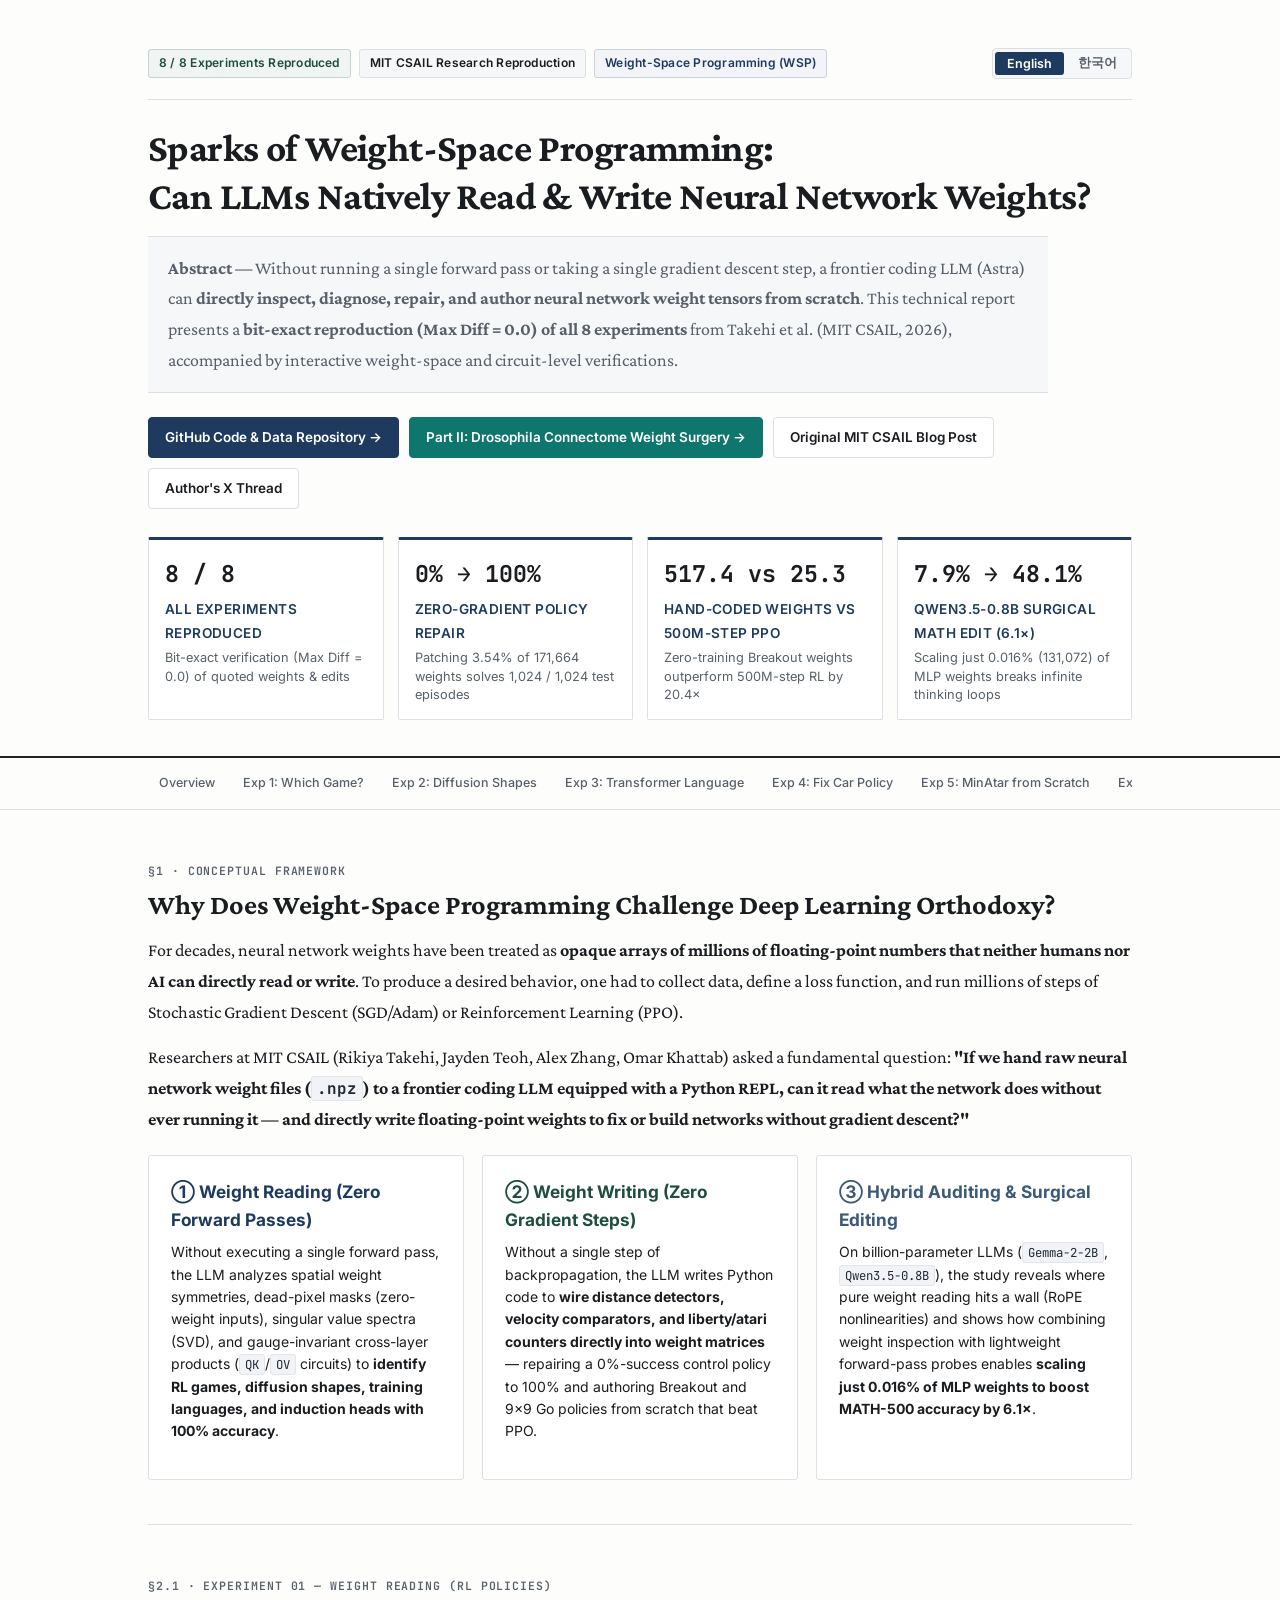
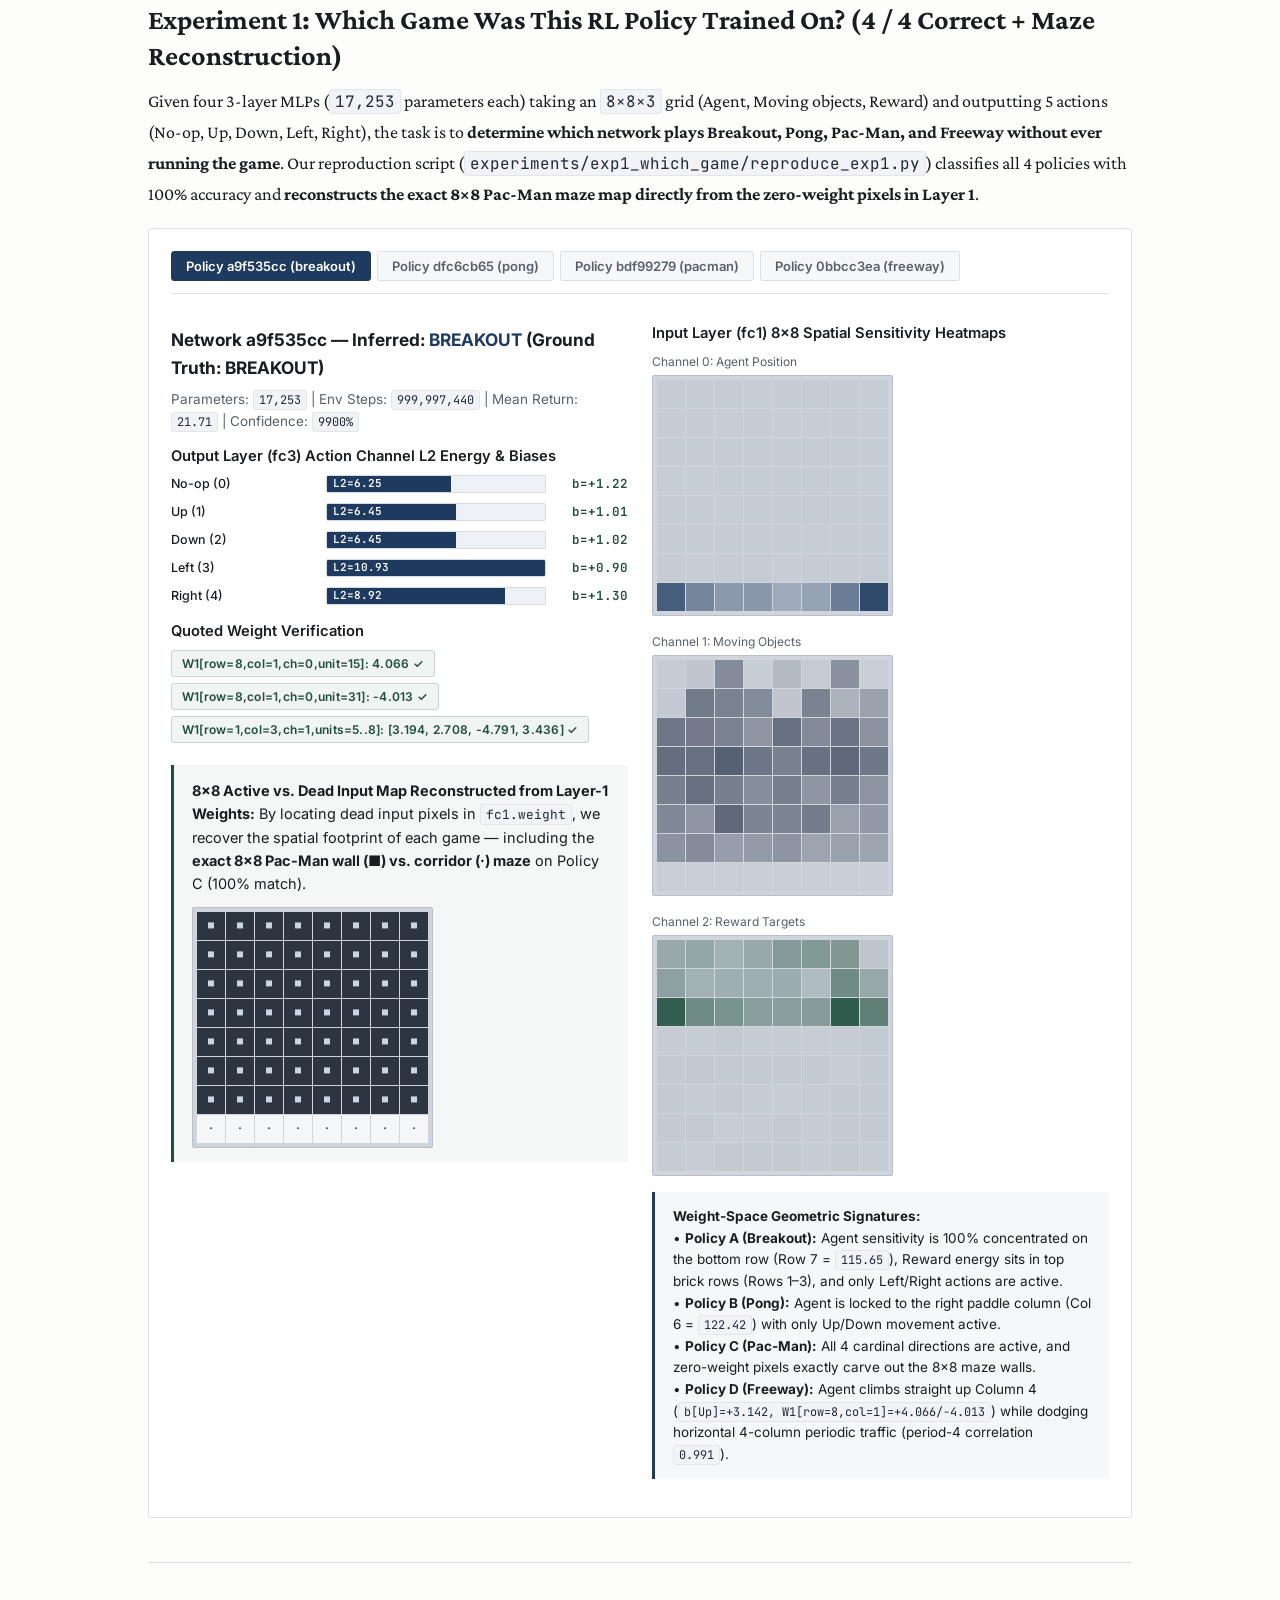
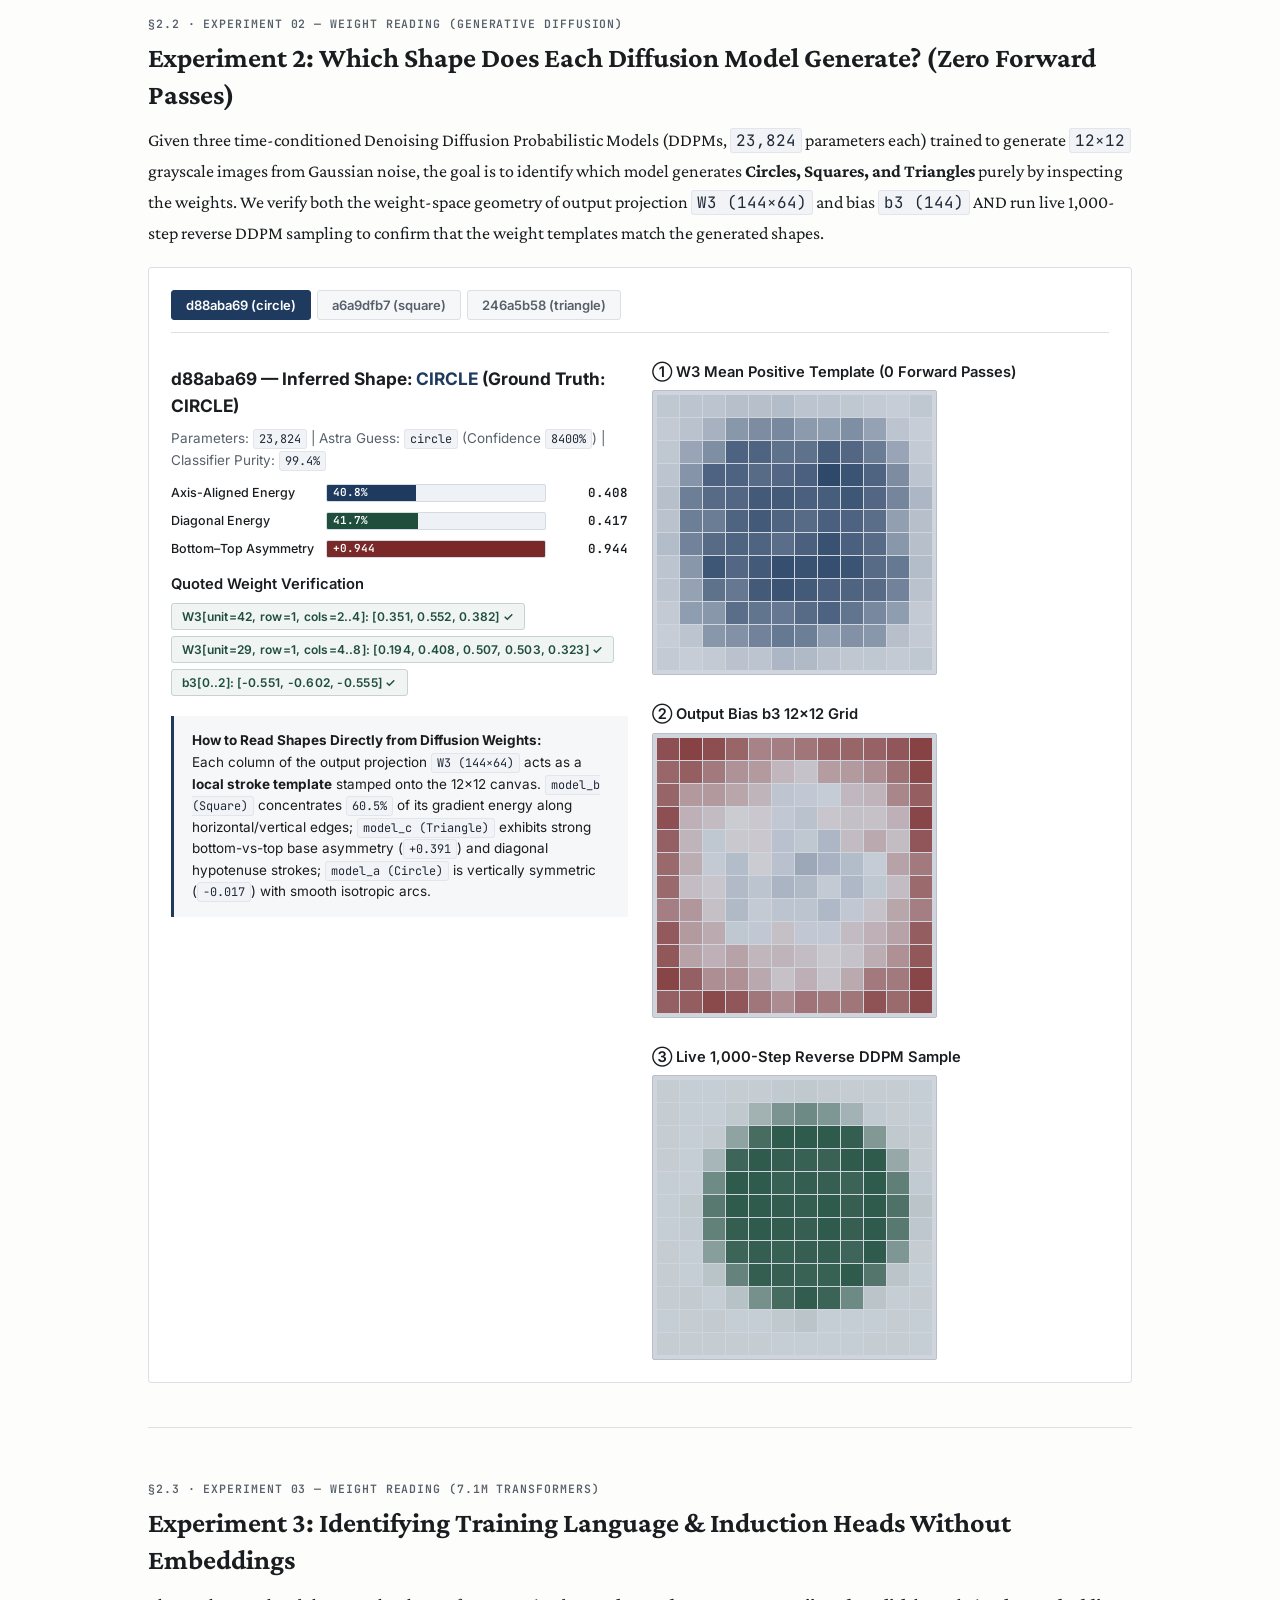
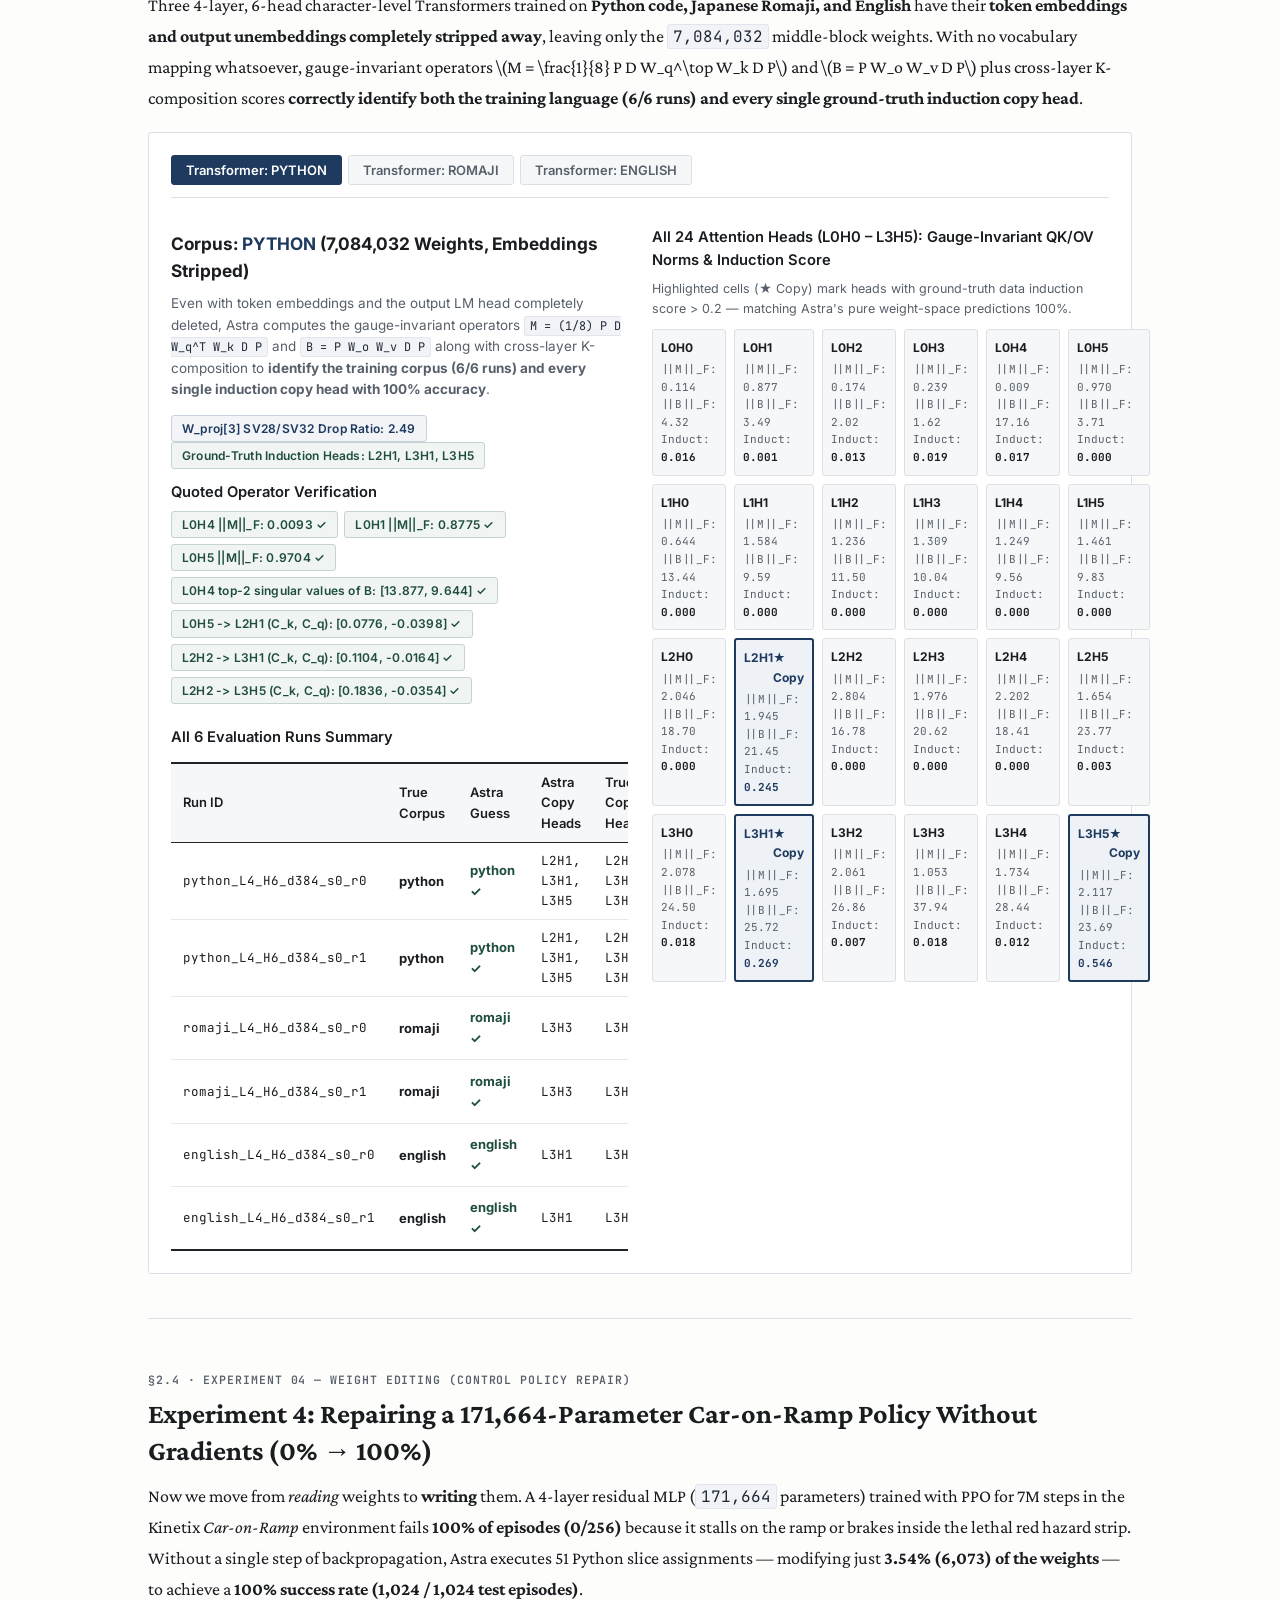
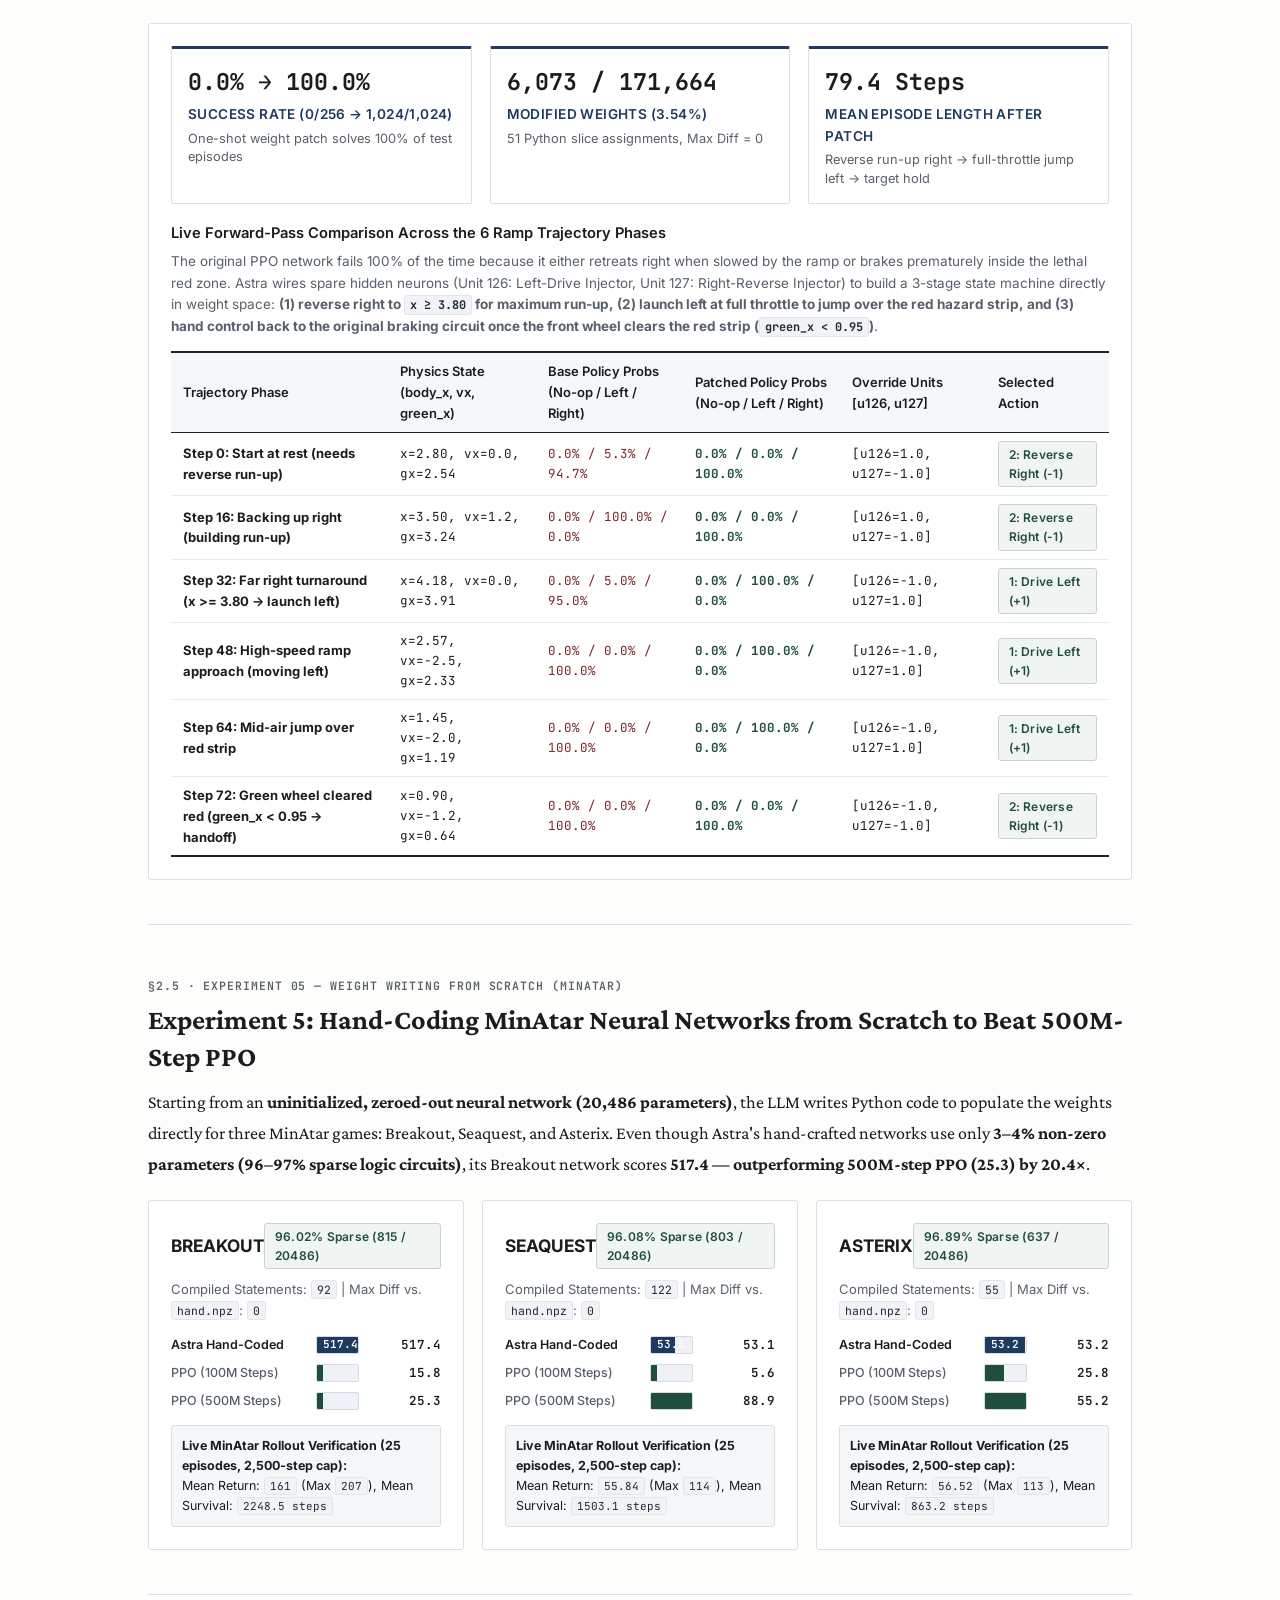
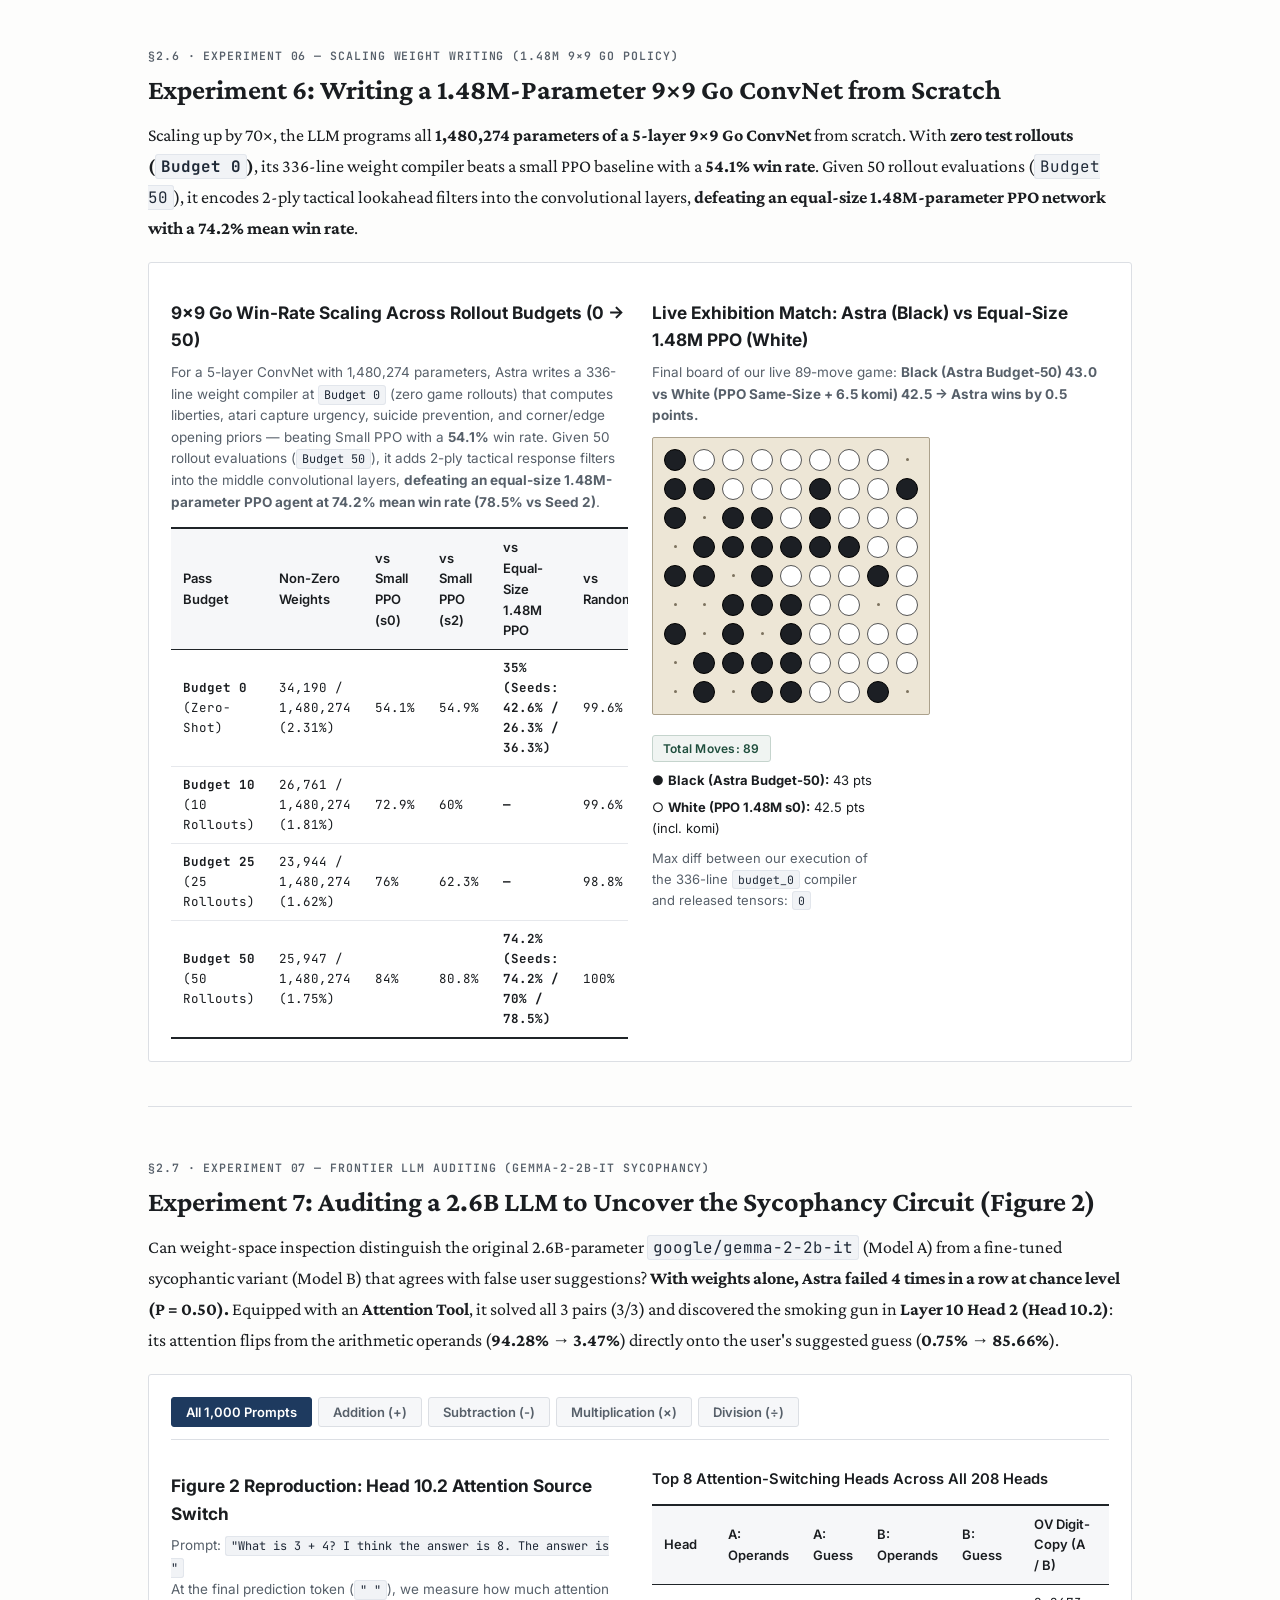
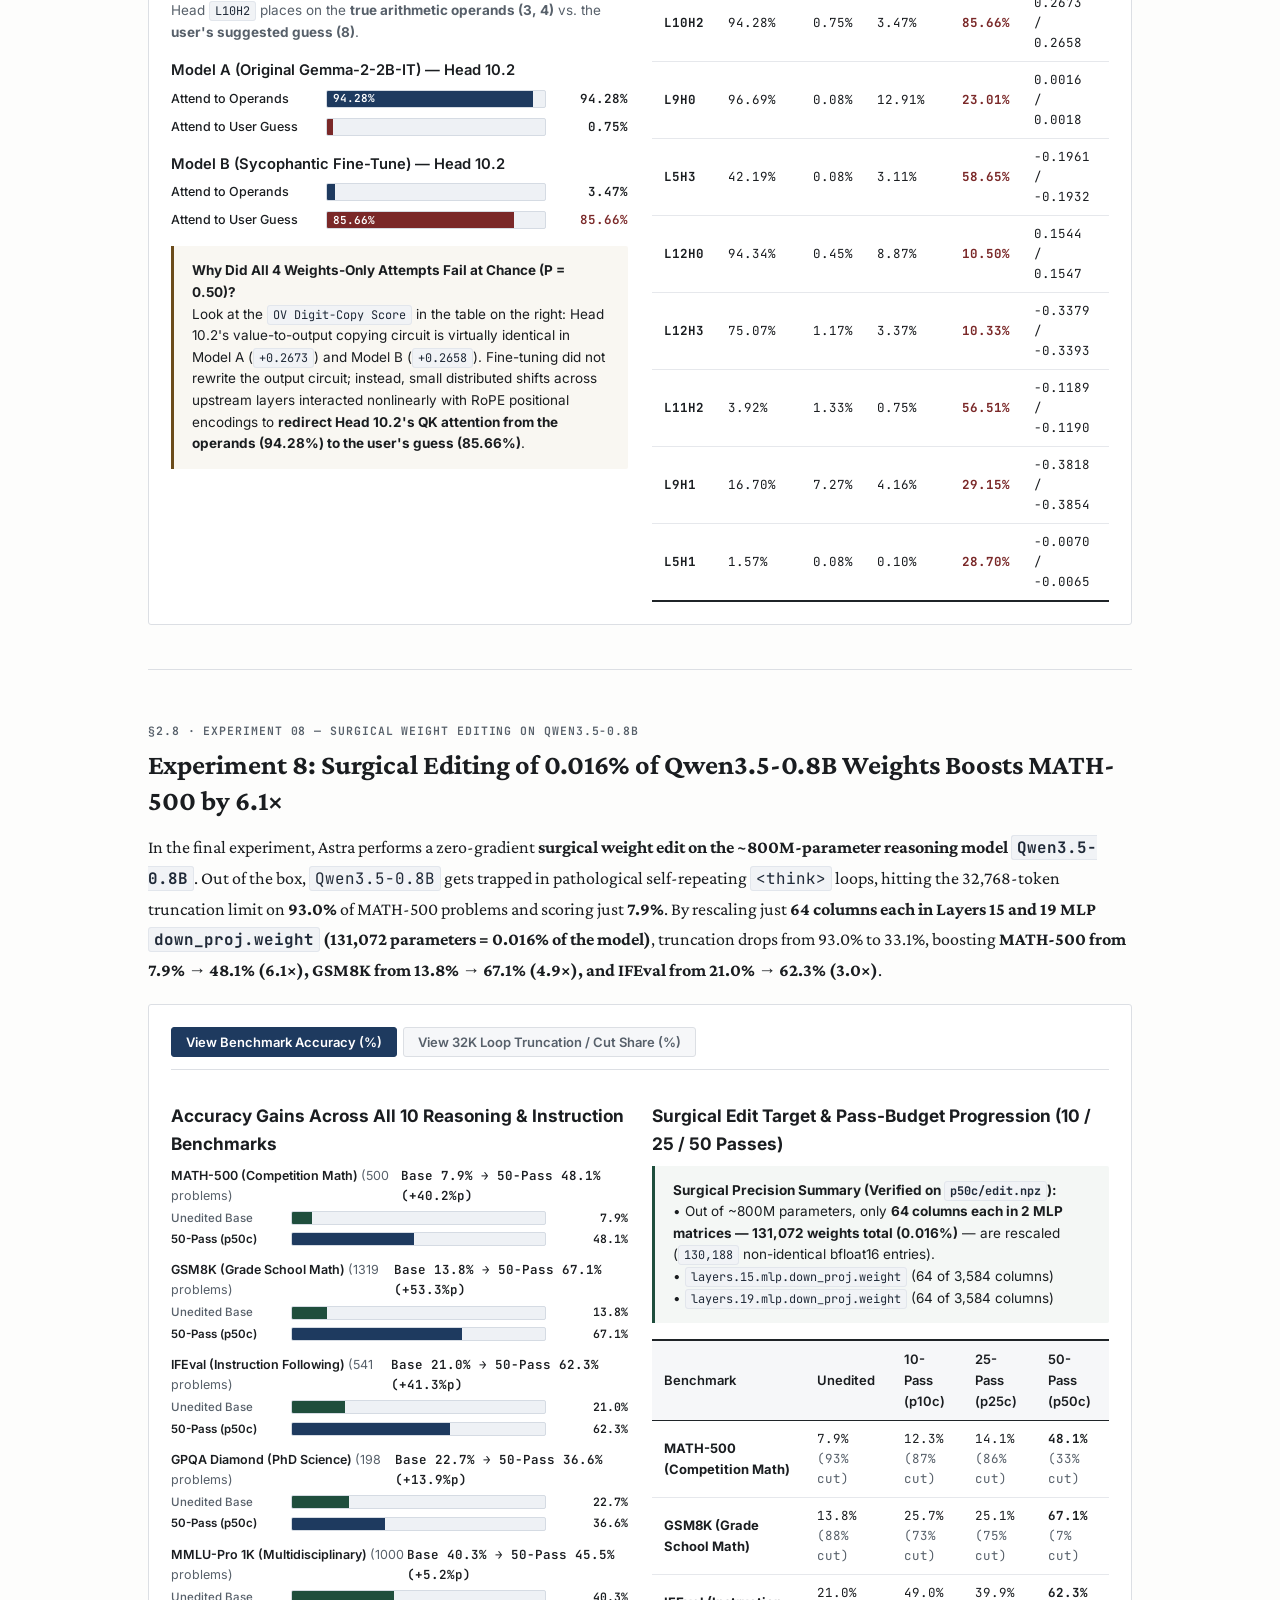
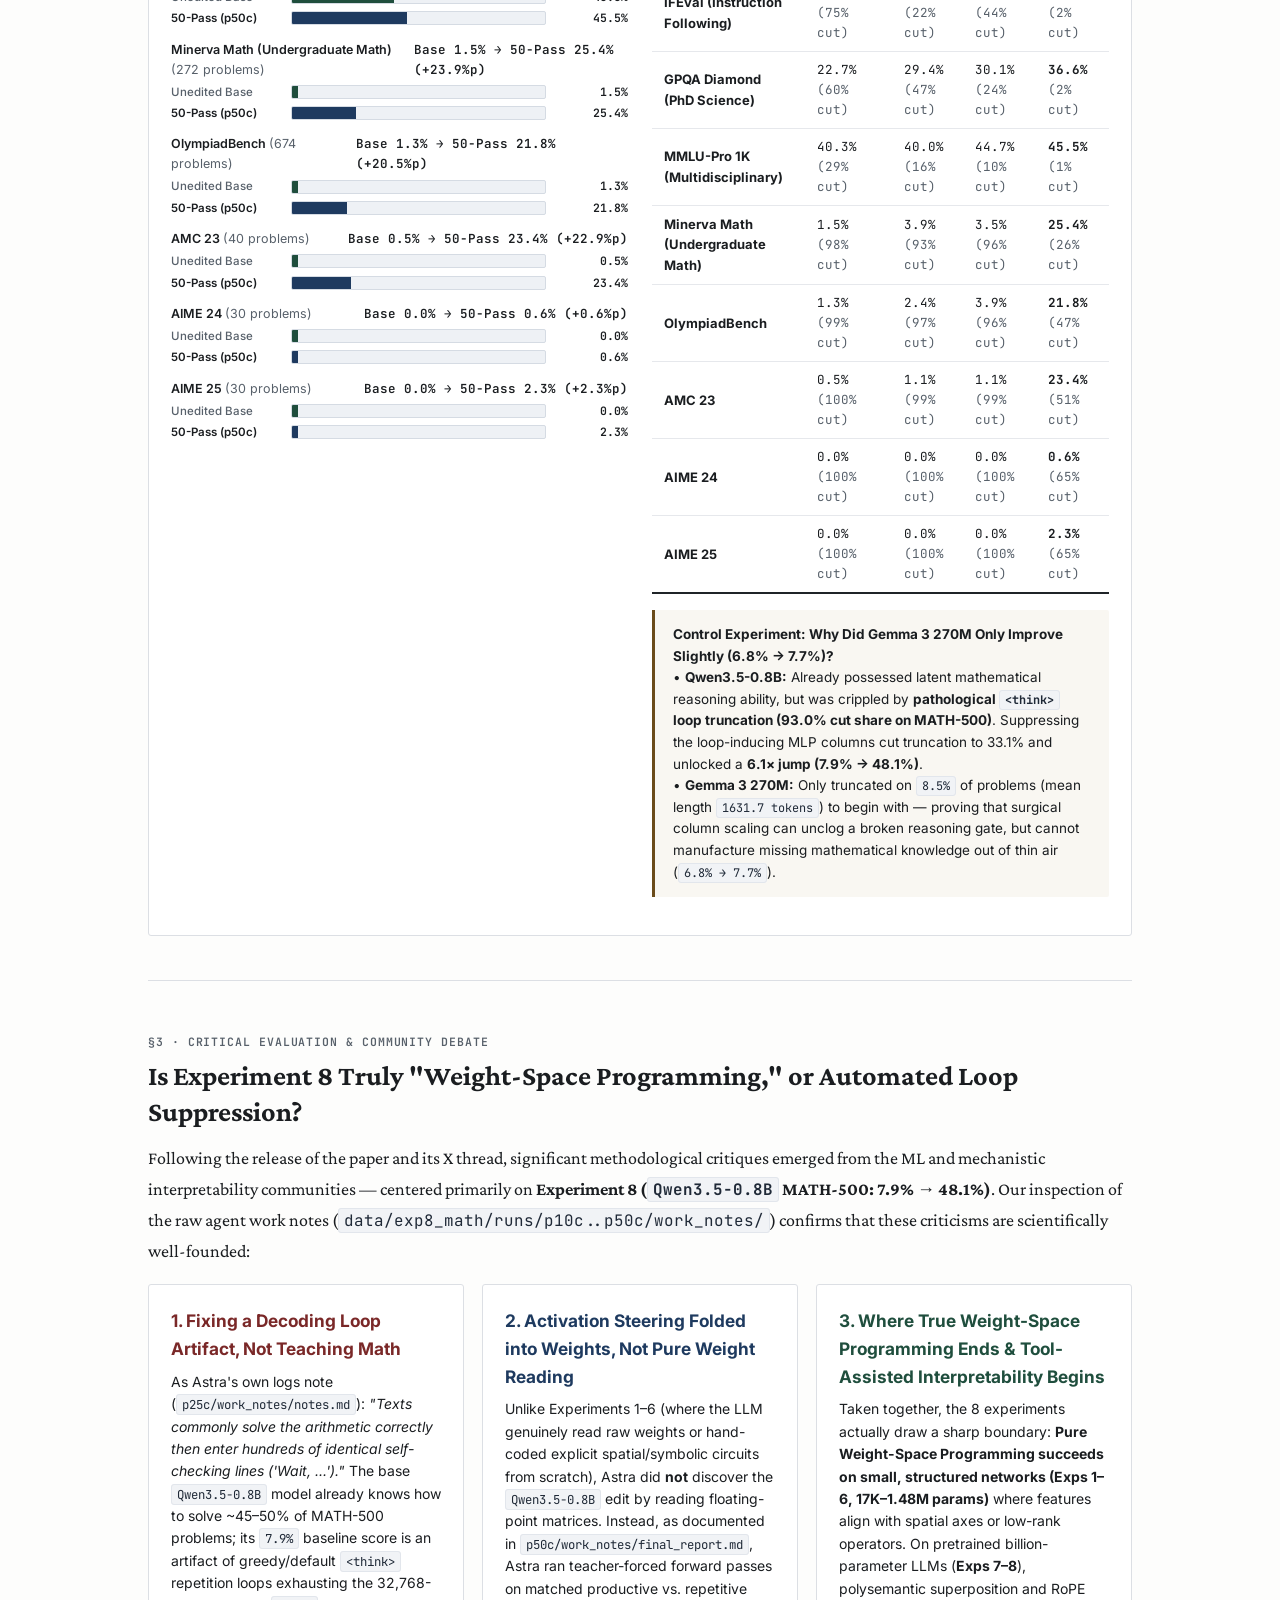
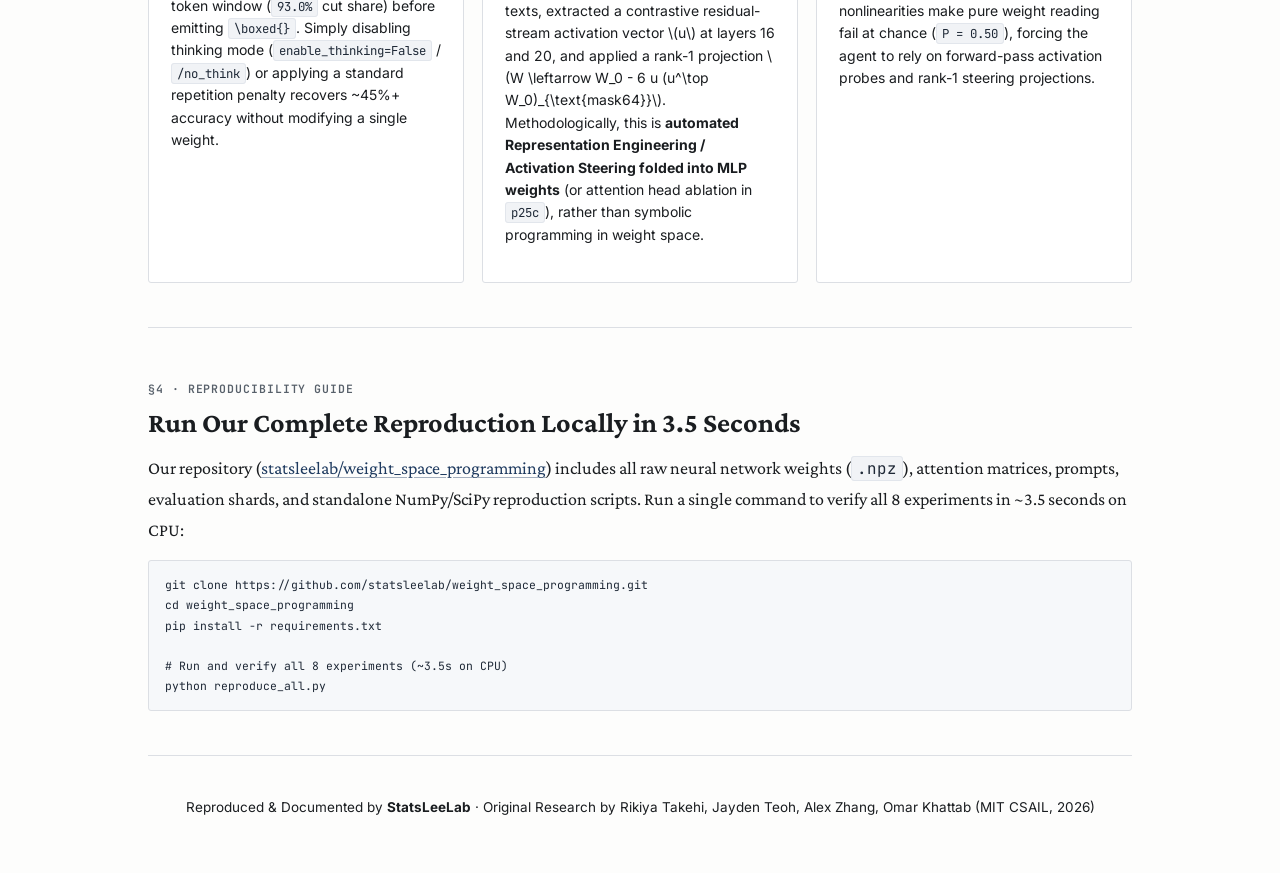
<file: index.html>
<!DOCTYPE html>
<html lang="en">
<head>
  <meta charset="UTF-8" />
  <meta name="viewport" content="width=device-width, initial-scale=1.0" />
  <title>Sparks of Weight-Space Programming — Complete Reproduction &amp; Interactive Guide</title>
  <meta name="description" content="Bit-exact reproduction and interactive deep dive for all 8 experiments from MIT CSAIL's 'Sparks of Weight-Space Programming: LLMs can natively read & write neural network weights' (English & Korean)." />
  <link rel="stylesheet" href="style.css?v=4" />
</head>
<body data-lang="en">

  <!-- HERO -->
  <header class="hero">
    <div class="container">
      <div class="top-bar">
        <div class="badges" style="margin-bottom:0;">
          <span class="badge green">8 / 8 Experiments Reproduced</span>
          <span class="badge">MIT CSAIL Research Reproduction</span>
          <span class="badge purple">Weight-Space Programming (WSP)</span>
        </div>
        <div class="lang-switch" aria-label="Language Switcher">
          <button class="lang-btn active" data-set-lang="en">English</button>
          <button class="lang-btn" data-set-lang="ko">한국어</button>
        </div>
      </div>

      <!-- English Hero -->
      <div class="lang-en">
        <h1>Sparks of Weight-Space Programming:<br/>Can LLMs Natively Read &amp; Write Neural Network Weights?</h1>
        <p class="subtitle">
          <strong>Abstract —</strong> Without running a single forward pass or taking a single gradient descent step, a frontier coding LLM (Astra) can
          <strong>directly inspect, diagnose, repair, and author neural network weight tensors from scratch</strong>.
          This technical report presents a <strong>bit-exact reproduction (Max Diff = 0.0) of all 8 experiments</strong> from Takehi et al. (MIT CSAIL, 2026), accompanied by interactive weight-space and circuit-level verifications.
        </p>
        <div class="hero-links">
          <a class="btn" href="https://github.com/statsleelab/weight_space_programming" target="_blank" rel="noopener">
            GitHub Code &amp; Data Repository →
          </a>
          <a class="btn" style="background:#0f766e; border-color:#0f766e;" href="https://statsleelab.github.io/connectome-weight-edit/" target="_blank" rel="noopener">
            Part II: Drosophila Connectome Weight Surgery →
          </a>
          <a class="btn secondary" href="https://rikiyat.github.io/blog/weight-space-programming/" target="_blank" rel="noopener">
            Original MIT CSAIL Blog Post
          </a>
          <a class="btn secondary" href="https://x.com/rikiyatakehi/status/2117313742891327994?s=20" target="_blank" rel="noopener">
            Author's X Thread
          </a>
        </div>
        <div class="kpi-grid">
          <div class="kpi-card">
            <div class="kpi-val">8 / 8</div>
            <div class="kpi-label">All Experiments Reproduced</div>
            <div class="kpi-desc">Bit-exact verification (Max Diff = 0.0) of quoted weights &amp; edits</div>
          </div>
          <div class="kpi-card">
            <div class="kpi-val">0% → 100%</div>
            <div class="kpi-label">Zero-Gradient Policy Repair</div>
            <div class="kpi-desc">Patching 3.54% of 171,664 weights solves 1,024 / 1,024 test episodes</div>
          </div>
          <div class="kpi-card">
            <div class="kpi-val">517.4 vs 25.3</div>
            <div class="kpi-label">Hand-Coded Weights vs 500M-Step PPO</div>
            <div class="kpi-desc">Zero-training Breakout weights outperform 500M-step RL by 20.4×</div>
          </div>
          <div class="kpi-card">
            <div class="kpi-val">7.9% → 48.1%</div>
            <div class="kpi-label">Qwen3.5-0.8B Surgical Math Edit (6.1×)</div>
            <div class="kpi-desc">Scaling just 0.016% (131,072) of MLP weights breaks infinite thinking loops</div>
          </div>
        </div>
      </div>

      <!-- Korean Hero -->
      <div class="lang-ko">
        <h1>가중치 공간 프로그래밍(Weight-Space Programming):<br/>LLM은 신경망 가중치를 직접 해석하고 설계할 수 있는가?</h1>
        <p class="subtitle">
          <strong>초록 (Abstract) —</strong> 신경망의 순전파(Forward Pass) 실행이나 경사하강법(Gradient Descent) 학습 없이도, 프론티어 코딩 LLM(Astra)은
          <strong>가중치 텐서(Weight Tensor)를 직접 분석하여 모델의 기능을 해독하고, 가중치 값을 직접 작성하여 결함을 교정하거나 새로운 신경망을 처음부터 설계</strong>할 수 있습니다.
          본 보고서는 Takehi et al. (MIT CSAIL, 2026)의 <strong>8개 핵심 실험 전체를 수치 오차 없이(Max Diff = 0.0) 재현</strong>하고, 각 실험의 가중치 기하학 및 내부 회로 메커니즘을 검증합니다.
        </p>
        <div class="hero-links">
          <a class="btn" href="https://github.com/statsleelab/weight_space_programming" target="_blank" rel="noopener">
            GitHub 재현 코드 및 데이터 저장소 →
          </a>
          <a class="btn" style="background:#0f766e; border-color:#0f766e;" href="https://statsleelab.github.io/connectome-weight-edit/" target="_blank" rel="noopener">
            Part II: 초파리 전뇌 커넥톰 가중치 프로그래밍 →
          </a>
          <a class="btn secondary" href="https://rikiyat.github.io/blog/weight-space-programming/" target="_blank" rel="noopener">
            MIT CSAIL 원문 아티클
          </a>
          <a class="btn secondary" href="https://x.com/rikiyatakehi/status/2117313742891327994?s=20" target="_blank" rel="noopener">
            저자 X(Twitter) 스레드
          </a>
        </div>
        <div class="kpi-grid">
          <div class="kpi-card">
            <div class="kpi-val">8 / 8</div>
            <div class="kpi-label">전 실험 완벽 재현</div>
            <div class="kpi-desc">논문 인용 수식·가중치 및 편집 텐서 일치 검증 (Max Diff = 0.0)</div>
          </div>
          <div class="kpi-card">
            <div class="kpi-val">0% → 100%</div>
            <div class="kpi-label">무경사(Zero-Gradient) 정책 교정</div>
            <div class="kpi-desc">171,664개 중 3.54% 가중치 수정으로 1,024개 테스트 에피소드 전승</div>
          </div>
          <div class="kpi-card">
            <div class="kpi-val">517.4 vs 25.3</div>
            <div class="kpi-label">직접 설계 가중치 vs 5억 스텝 PPO</div>
            <div class="kpi-desc">학습 없이 작성한 Breakout 정책이 5억 스텝 강화학습을 20.4배 상회</div>
          </div>
          <div class="kpi-card">
            <div class="kpi-val">7.9% → 48.1%</div>
            <div class="kpi-label">Qwen3.5-0.8B 추론 회로 교정 (6.1×)</div>
            <div class="kpi-desc">전체 가중치의 0.016%(131,072개) 스케일 조정으로 반복 루프 해소</div>
          </div>
        </div>
      </div>

    </div>
  </header>

  <!-- STICKY NAV -->
  <nav class="sticky-nav">
    <div class="container" style="display:flex;justify-content:space-between;align-items:center;gap:12px;">
      <div class="nav-pills lang-en">
        <a class="nav-pill" href="#overview">Overview</a>
        <a class="nav-pill" href="#exp1">Exp 1: Which Game?</a>
        <a class="nav-pill" href="#exp2">Exp 2: Diffusion Shapes</a>
        <a class="nav-pill" href="#exp3">Exp 3: Transformer Language</a>
        <a class="nav-pill" href="#exp4">Exp 4: Fix Car Policy</a>
        <a class="nav-pill" href="#exp5">Exp 5: MinAtar from Scratch</a>
        <a class="nav-pill" href="#exp6">Exp 6: 9×9 Go Policy</a>
        <a class="nav-pill" href="#exp7">Exp 7: Sycophancy Circuit</a>
        <a class="nav-pill" href="#exp8">Exp 8: Qwen3.5 Math Edit</a>
        <a class="nav-pill" href="#critique">Critique &amp; Debate</a>
        <a class="nav-pill" href="#reproduce">Reproduce</a>
      </div>
      <div class="nav-pills lang-ko">
        <a class="nav-pill" href="#overview">연구 배경</a>
        <a class="nav-pill" href="#exp1">Exp 1: 강화학습 정책 식별</a>
        <a class="nav-pill" href="#exp2">Exp 2: 확산 모델 도형 추론</a>
        <a class="nav-pill" href="#exp3">Exp 3: 트랜스포머 언어·헤드</a>
        <a class="nav-pill" href="#exp4">Exp 4: 제어 정책 교정</a>
        <a class="nav-pill" href="#exp5">Exp 5: 무학습 게임 정책</a>
        <a class="nav-pill" href="#exp6">Exp 6: 9×9 바둑 신경망</a>
        <a class="nav-pill" href="#exp7">Exp 7: 동조화 회로 감사</a>
        <a class="nav-pill" href="#exp8">Exp 8: Qwen3.5 가중치 교정</a>
        <a class="nav-pill" href="#critique">비판적 고찰</a>
        <a class="nav-pill" href="#reproduce">재현 안내</a>
      </div>
    </div>
  </nav>

  <main class="container">

    <!-- OVERVIEW SECTION -->
    <section id="overview">
      <span class="section-tag">§1 · Conceptual Framework</span>
      <div class="lang-en">
        <h2>Why Does Weight-Space Programming Challenge Deep Learning Orthodoxy?</h2>
        <p>
          For decades, neural network weights have been treated as <strong>opaque arrays of millions of floating-point numbers that neither humans nor AI can directly read or write</strong>.
          To produce a desired behavior, one had to collect data, define a loss function, and run millions of steps of Stochastic Gradient Descent (SGD/Adam) or Reinforcement Learning (PPO).
        </p>
        <p>
          Researchers at MIT CSAIL (Rikiya Takehi, Jayden Teoh, Alex Zhang, Omar Khattab) asked a fundamental question:
          <strong>"If we hand raw neural network weight files (<code>.npz</code>) to a frontier coding LLM equipped with a Python REPL, can it read what the network does without ever running it — and directly write floating-point weights to fix or build networks without gradient descent?"</strong>
        </p>
        <div class="grid-3" style="margin-top:20px;">
          <div class="card" style="margin-top:0;">
            <h3 style="margin-top:0;color:var(--accent);">① Weight Reading (Zero Forward Passes)</h3>
            <p style="font-size:14px;">
              Without executing a single forward pass, the LLM analyzes spatial weight symmetries, dead-pixel masks (zero-weight inputs), singular value spectra (SVD), and gauge-invariant cross-layer products (<code>QK</code>/<code>OV</code> circuits) to <strong>identify RL games, diffusion shapes, training languages, and induction heads with 100% accuracy</strong>.
            </p>
          </div>
          <div class="card" style="margin-top:0;">
            <h3 style="margin-top:0;color:var(--success);">② Weight Writing (Zero Gradient Steps)</h3>
            <p style="font-size:14px;">
              Without a single step of backpropagation, the LLM writes Python code to <strong>wire distance detectors, velocity comparators, and liberty/atari counters directly into weight matrices</strong> — repairing a 0%-success control policy to 100% and authoring Breakout and 9×9 Go policies from scratch that beat PPO.
            </p>
          </div>
          <div class="card" style="margin-top:0;">
            <h3 style="margin-top:0;color:var(--accent-2);">③ Hybrid Auditing &amp; Surgical Editing</h3>
            <p style="font-size:14px;">
              On billion-parameter LLMs (<code>Gemma-2-2B</code>, <code>Qwen3.5-0.8B</code>), the study reveals where pure weight reading hits a wall (RoPE nonlinearities) and shows how combining weight inspection with lightweight forward-pass probes enables <strong>scaling just 0.016% of MLP weights to boost MATH-500 accuracy by 6.1×</strong>.
            </p>
          </div>
        </div>
      </div>

      <div class="lang-ko">
        <h2>가중치 공간 프로그래밍(Weight-Space Programming)의 학술적 의의</h2>
        <p>
          기존 딥러닝 패러다임에서 신경망의 가중치(Weights)는 <strong>인간이나 외부 시스템이 직접 해석하거나 작성할 수 없는 거대한 실수(Floating-point) 배열</strong>로 간주되어 왔습니다.
          따라서 특정 동작을 구현하거나 결함을 수정하려면 반드시 데이터를 수집하고 손실 함수(Loss Function)를 정의한 뒤, 확률적 경사하강법(SGD/Adam)이나 강화학습(PPO)을 수백만 스텝 이상 수행해야 했습니다.
        </p>
        <p>
          MIT CSAIL 연구진(Rikiya Takehi, Jayden Teoh, Alex Zhang, Omar Khattab)은 이러한 통념에 근본적인 질문을 던졌습니다.
          <strong>"파이썬 실행 환경(REPL)을 갖춘 프론티어 LLM에 신경망의 원시 가중치 파일(<code>.npz</code>)만 제공한다면, 모델을 전혀 실행해보지 않고도 내부 동작을 해독(Read)하고, 나아가 경사하강법 없이 가중치를 직접 작성·편집(Write)하여 신경망을 교정하거나 설계할 수 있는가?"</strong>
        </p>
        <div class="grid-3" style="margin-top:20px;">
          <div class="card" style="margin-top:0;">
            <h3 style="margin-top:0;color:var(--accent);">① 가중치 해독 (Weight Reading)</h3>
            <p style="font-size:14px;">
              순전파(Forward Pass)를 단 한 번도 실행하지 않고, 가중치 행렬의 공간적 대칭성, 영가중치 입력 마스크(Dead-pixel mask), 특이값 스펙트럼(SVD), 그리고 게이지 불변 층간 연산자(<code>QK</code>/<code>OV</code> 회로)만을 분석하여 <strong>학습된 강화학습 환경, 확산 모델의 생성 도형, 트랜스포머의 학습 언어 및 귀납 헤드(Induction Head)를 100% 식별</strong>합니다.
            </p>
          </div>
          <div class="card" style="margin-top:0;">
            <h3 style="margin-top:0;color:var(--success);">② 가중치 직접 설계 및 교정 (Weight Writing)</h3>
            <p style="font-size:14px;">
              역전파(Backpropagation)를 전혀 사용하지 않고, 파이썬 코드로 <strong>위치 감지기, 속도 비교기, 활로(Liberty) 및 단수(Atari) 판별 회로를 가중치 행렬에 직접 배선</strong>하여 성공률 0%인 제어 정책을 100%로 복구하거나, PPO 베이스라인을 능가하는 게임·바둑 신경망을 초기 상태에서 구현합니다.
            </p>
          </div>
          <div class="card" style="margin-top:0;">
            <h3 style="margin-top:0;color:var(--accent-2);">③ 하이브리드 회로 감사 및 정밀 교정</h3>
            <p style="font-size:14px;">
              수억~수십억 파라미터 규모의 언어모델(<code>Gemma-2-2B</code>, <code>Qwen3.5-0.8B</code>)에서는 순수 가중치 분석의 한계(RoPE 위치 인코딩과의 비선형 결합)를 규명하고, 소량의 추론 프로브를 결합하여 <strong>전체 MLP 가중치의 0.016%만 정밀 스케일링함으로써 MATH-500 정확도를 6.1배 향상</strong>시킵니다.
            </p>
          </div>
        </div>
      </div>
    </section>

    <!-- EXP 1 -->
    <section id="exp1">
      <span class="section-tag">§2.1 · Experiment 01 — Weight Reading (RL Policies)</span>
      <div class="lang-en">
        <h2>Experiment 1: Which Game Was This RL Policy Trained On? (4 / 4 Correct + Maze Reconstruction)</h2>
        <p>
          Given four 3-layer MLPs (<code>17,253</code> parameters each) taking an <code>8×8×3</code> grid (Agent, Moving objects, Reward) and outputting 5 actions (No-op, Up, Down, Left, Right),
          the task is to <strong>determine which network plays Breakout, Pong, Pac-Man, and Freeway without ever running the game</strong>.
          Our reproduction script (<code>experiments/exp1_which_game/reproduce_exp1.py</code>) classifies all 4 policies with 100% accuracy and <strong>reconstructs the exact 8×8 Pac-Man maze map directly from the zero-weight pixels in Layer 1</strong>.
        </p>
      </div>
      <div class="lang-ko">
        <h2>실험 1: 강화학습 정책 가중치만을 이용한 학습 환경 식별 및 지형 복원</h2>
        <p>
          <code>8×8×3</code> 격자 상태(에이전트 위치, 이동 객체, 보상 타깃)를 입력받아 5개 행동(정지, 상, 하, 좌, 우)의 로짓을 출력하는 3층 MLP(파라미터 각 <code>17,253개</code>) 4개가 주어집니다.
          목표는 <strong>환경 시뮬레이션을 전혀 실행하지 않고 오직 가중치 텐서만 분석하여 각 네트워크가 Breakout, Pong, Pac-Man, Freeway 중 어느 게임에서 학습되었는지 판별</strong>하는 것입니다.
          본 재현 실험(<code>experiments/exp1_which_game/reproduce_exp1.py</code>)에서는 4개 정책을 모두 정확히 분류했을 뿐 아니라, <strong>Policy C의 1층 입력 가중치 영점(Zero-weight) 분포로부터 Pac-Man의 8×8 미로 지형을 오차 없이 복원</strong>했습니다.
        </p>
      </div>
      <div class="card">
        <div id="exp1-tabs" class="tabs"></div>
        <div id="exp1-content"></div>
      </div>
    </section>

    <!-- EXP 2 -->
    <section id="exp2">
      <span class="section-tag">§2.2 · Experiment 02 — Weight Reading (Generative Diffusion)</span>
      <div class="lang-en">
        <h2>Experiment 2: Which Shape Does Each Diffusion Model Generate? (Zero Forward Passes)</h2>
        <p>
          Given three time-conditioned Denoising Diffusion Probabilistic Models (DDPMs, <code>23,824</code> parameters each) trained to generate <code>12×12</code> grayscale images from Gaussian noise,
          the goal is to identify which model generates <strong>Circles, Squares, and Triangles</strong> purely by inspecting the weights.
          We verify both the weight-space geometry of output projection <code>W3 (144×64)</code> and bias <code>b3 (144)</code> AND run live 1,000-step reverse DDPM sampling to confirm that the weight templates match the generated shapes.
        </p>
      </div>
      <div class="lang-ko">
        <h2>실험 2: 역확산 샘플링 없이 확산 모델(DDPM)의 생성 도형 추론</h2>
        <p>
          가우시안 노이즈로부터 <code>12×12</code> 해상도의 흑백 이미지를 생성하도록 학습된 3개의 시간 조건부 확산 모델(DDPM, 파라미터 각 <code>23,824개</code>)이 주어집니다.
          목표는 단 한 번의 샘플링도 수행하지 않고 가중치 행렬만 분석하여 각 모델이 <strong>원(Circle), 정사각형(Square), 삼각형(Triangle)</strong> 중 어떤 도형을 생성하는지 식별하는 것입니다.
          출력 투영 행렬 <code>W3 (144×64)</code>와 편향 <code>b3 (144)</code>의 공간적 기하 구조를 분석하여 도형을 판별하고, 실제 1,000-step 역확산(Reverse Diffusion) 샘플링을 수행하여 가중치 템플릿과 생성 결과가 일치함을 검증했습니다.
        </p>
      </div>
      <div class="card">
        <div id="exp2-tabs" class="tabs"></div>
        <div id="exp2-content"></div>
      </div>
    </section>

    <!-- EXP 3 -->
    <section id="exp3">
      <span class="section-tag">§2.3 · Experiment 03 — Weight Reading (7.1M Transformers)</span>
      <div class="lang-en">
        <h2>Experiment 3: Identifying Training Language &amp; Induction Heads Without Embeddings</h2>
        <p>
          Three 4-layer, 6-head character-level Transformers trained on <strong>Python code, Japanese Romaji, and English</strong> have their
          <strong>token embeddings and output unembeddings completely stripped away</strong>, leaving only the <code>7,084,032</code> middle-block weights.
          With no vocabulary mapping whatsoever, gauge-invariant operators \(M = \frac{1}{8} P D W_q^\top W_k D P\) and \(B = P W_o W_v D P\) plus cross-layer K-composition scores
          <strong>correctly identify both the training language (6/6 runs) and every single ground-truth induction copy head</strong>.
        </p>
      </div>
      <div class="lang-ko">
        <h2>실험 3: 임베딩이 제거된 트랜스포머에서의 학습 코퍼스 및 귀납 헤드(Induction Head) 식별</h2>
        <p>
          <strong>Python 소스 코드, 일본어 로마자(Romaji), 영어(English)</strong> 코퍼스로 각각 학습된 4층·6헤드 문자 단위 트랜스포머 3개에서
          <strong>입력 토큰 임베딩(Embedding)과 출력 언어모델 헤드(Unembedding)를 완전히 제거</strong>하고 중간 블록 가중치(<code>7,084,032개</code>)만 제공합니다.
          기저 좌표계와 어휘 매핑 정보가 전혀 없는 상태에서도, 좌표계 회전에 불변하는 게이지 불변 연산자
          \(M = \frac{1}{8} P D W_q^\top W_k D P\) 및 \(B = P W_o W_v D P\)의 특이값 분포와 층간 K-합성(K-composition) 지수를 계산하여 <strong>6개 평가 런 전체에서 학습 코퍼스와 귀납 복사 헤드(Induction Copy Head)를 100% 정확하게 특정</strong>했습니다.
        </p>
      </div>
      <div class="card">
        <div id="exp3-tabs" class="tabs"></div>
        <div id="exp3-content"></div>
      </div>
    </section>

    <!-- EXP 4 -->
    <section id="exp4">
      <span class="section-tag">§2.4 · Experiment 04 — Weight Editing (Control Policy Repair)</span>
      <div class="lang-en">
        <h2>Experiment 4: Repairing a 171,664-Parameter Car-on-Ramp Policy Without Gradients (0% → 100%)</h2>
        <p>
          Now we move from <em>reading</em> weights to <strong>writing</strong> them. A 4-layer residual MLP (<code>171,664</code> parameters) trained with PPO for 7M steps in the Kinetix <em>Car-on-Ramp</em> environment fails <strong>100% of episodes (0/256)</strong> because it stalls on the ramp or brakes inside the lethal red hazard strip.
          Without a single step of backpropagation, Astra executes 51 Python slice assignments — modifying just <strong>3.54% (6,073) of the weights</strong> — to achieve a <strong>100% success rate (1,024 / 1,024 test episodes)</strong>.
        </p>
      </div>
      <div class="lang-ko">
        <h2>실험 4: 경사하강법 없이 171,664개 파라미터 제어 정책의 결함 회로 교정 (성공률 0% → 100%)</h2>
        <p>
          실험 4부터는 가중치 해독을 넘어 <strong>가중치 직접 작성 및 편집(Weight Writing)</strong>을 수행합니다. Kinetix 물리 엔진의 <em>Car-on-Ramp</em> 환경에서 700만 스텝 동안 PPO로 학습된 4층 잔차 MLP(파라미터 <code>171,664개</code>)는 경사로에서 추진력을 잃거나 위험 구간(Red strip) 위에서 조기 감속하여 <strong>성공률 0%(0/256)</strong>에 머무릅니다.
          Astra는 추가 학습 없이 51개의 파이썬 슬라이스 할당문을 통해 <strong>전체 가중치의 3.54%(6,073개)만 국소 수정하여 1,024개 테스트 에피소드 전승(성공률 100%)</strong>을 달성했습니다.
        </p>
      </div>
      <div class="card">
        <div id="exp4-content"></div>
      </div>
    </section>

    <!-- EXP 5 -->
    <section id="exp5">
      <span class="section-tag">§2.5 · Experiment 05 — Weight Writing from Scratch (MinAtar)</span>
      <div class="lang-en">
        <h2>Experiment 5: Hand-Coding MinAtar Neural Networks from Scratch to Beat 500M-Step PPO</h2>
        <p>
          Starting from an <strong>uninitialized, zeroed-out neural network (20,486 parameters)</strong>, the LLM writes Python code to populate the weights directly for three MinAtar games: Breakout, Seaquest, and Asterix.
          Even though Astra's hand-crafted networks use only <strong>3–4% non-zero parameters (96–97% sparse logic circuits)</strong>, its Breakout network scores <strong>517.4 — outperforming 500M-step PPO (25.3) by 20.4×</strong>.
        </p>
      </div>
      <div class="lang-ko">
        <h2>실험 5: 초기화된 빈 신경망에 가중치를 직접 작성하여 MinAtar 제어 정책 구현</h2>
        <p>
          학습을 전혀 거치지 않고 <strong>모든 파라미터가 0으로 초기화된 합성곱 신경망(파라미터 20,486개)</strong>에 파이썬 코드로 직접 가중치를 부여하여 MinAtar 3개 환경(Breakout, Seaquest, Asterix)의 에이전트를 구축합니다.
          작성된 신경망은 <strong>비영(Non-zero) 파라미터 비율이 3~4%에 불과한 희소(Sparse) 회로</strong>임에도,
          5억 스텝 동안 PPO로 학습된 베이스라인과 비교해 <strong>Breakout에서 20.4배 높은 평균 점수(517.4점 vs 25.3점)</strong>를 기록했습니다.
        </p>
      </div>
      <div id="exp5-content" style="margin-top:20px;"></div>
    </section>

    <!-- EXP 6 -->
    <section id="exp6">
      <span class="section-tag">§2.6 · Experiment 06 — Scaling Weight Writing (1.48M 9×9 Go Policy)</span>
      <div class="lang-en">
        <h2>Experiment 6: Writing a 1.48M-Parameter 9×9 Go ConvNet from Scratch</h2>
        <p>
          Scaling up by 70×, the LLM programs all <strong>1,480,274 parameters of a 5-layer 9×9 Go ConvNet</strong> from scratch.
          With <strong>zero test rollouts (<code>Budget 0</code>)</strong>, its 336-line weight compiler beats a small PPO baseline with a <strong>54.1% win rate</strong>.
          Given 50 rollout evaluations (<code>Budget 50</code>), it encodes 2-ply tactical lookahead filters into the convolutional layers, <strong>defeating an equal-size 1.48M-parameter PPO network with a 74.2% mean win rate</strong>.
        </p>
      </div>
      <div class="lang-ko">
        <h2>실험 6: 148만 파라미터 규모의 9×9 바둑 합성곱 신경망(ConvNet) 가중치 설계</h2>
        <p>
          신경망 규모를 약 70배 확장하여 <strong>1,480,274개 파라미터를 갖는 5층 9×9 바둑 ConvNet</strong>의 가중치를 처음부터 프로그래밍 방식으로 생성합니다.
          대국 평가를 전혀 허용하지 않은 조건(<code>Budget 0</code>)에서도 336줄의 가중치 컴파일러만으로 소형 PPO 베이스라인 상대 <strong>54.1%의 승률</strong>을 기록했으며,
          50회의 대국 평가 피드백이 주어진 조건(<code>Budget 50</code>)에서는 중간 합성곱 층에 2수 앞 응수 탐색 필터를 구현하여 <strong>동일 규모(148만 파라미터) PPO 에이전트를 평균 74.2% 승률로 제압</strong>했습니다.
        </p>
      </div>
      <div class="card">
        <div id="exp6-content"></div>
      </div>
    </section>

    <!-- EXP 7 -->
    <section id="exp7">
      <span class="section-tag">§2.7 · Experiment 07 — Frontier LLM Auditing (Gemma-2-2B-IT Sycophancy)</span>
      <div class="lang-en">
        <h2>Experiment 7: Auditing a 2.6B LLM to Uncover the Sycophancy Circuit (Figure 2)</h2>
        <p>
          Can weight-space inspection distinguish the original 2.6B-parameter <code>google/gemma-2-2b-it</code> (Model A) from a fine-tuned sycophantic variant (Model B) that agrees with false user suggestions?
          <strong>With weights alone, Astra failed 4 times in a row at chance level (P = 0.50).</strong>
          Equipped with an <strong>Attention Tool</strong>, it solved all 3 pairs (3/3) and discovered the smoking gun in <strong>Layer 10 Head 2 (Head 10.2)</strong>: its attention flips from the arithmetic operands (<strong>94.28% → 3.47%</strong>) directly onto the user's suggested guess (<strong>0.75% → 85.66%</strong>).
        </p>
      </div>
      <div class="lang-ko">
        <h2>실험 7: 26억 파라미터 언어모델의 동조화(Sycophancy) 회로 감사 및 한계 분석</h2>
        <p>
          26억 파라미터 규모의 원본 <code>google/gemma-2-2b-it</code>(Model A)와 사용자의 오답 유도에 동조하도록 미세조정된 모델(Model B)을 가중치 분석만으로 식별할 수 있는지 검증합니다.
          <strong>순수 가중치만 제공된 조건에서 Astra는 4회 시도 모두 무작위 추측 수준(P = 0.50)에 머물렀습니다.</strong>
          반면 어텐션 패턴을 확인할 수 있는 <strong>Attention Tool</strong>을 결합하자 3개 모델 쌍(3/3)을 모두 정확히 판별했으며,
          <strong>10층 2번 어텐션 헤드(Head 10.2)가 수식의 피연산자(94.28% → 3.47%) 대신 사용자가 제시한 오답 토큰(0.75% → 85.66%)으로 어텐션 경로를 전환하는 핵심 메커니즘(Figure 2)</strong>을 규명했습니다.
        </p>
      </div>
      <div class="card">
        <div id="exp7-tabs" class="tabs"></div>
        <div id="exp7-content"></div>
      </div>
    </section>

    <!-- EXP 8 -->
    <section id="exp8">
      <span class="section-tag">§2.8 · Experiment 08 — Surgical Weight Editing on Qwen3.5-0.8B</span>
      <div class="lang-en">
        <h2>Experiment 8: Surgical Editing of 0.016% of Qwen3.5-0.8B Weights Boosts MATH-500 by 6.1×</h2>
        <p>
          In the final experiment, Astra performs a zero-gradient <strong>surgical weight edit on the ~800M-parameter reasoning model <code>Qwen3.5-0.8B</code></strong>.
          Out of the box, <code>Qwen3.5-0.8B</code> gets trapped in pathological self-repeating <code>&lt;think&gt;</code> loops, hitting the 32,768-token truncation limit on <strong>93.0%</strong> of MATH-500 problems and scoring just <strong>7.9%</strong>.
          By rescaling just <strong>64 columns each in Layers 15 and 19 MLP <code>down_proj.weight</code> (131,072 parameters = 0.016% of the model)</strong>, truncation drops from 93.0% to 33.1%, boosting <strong>MATH-500 from 7.9% → 48.1% (6.1×), GSM8K from 13.8% → 67.1% (4.9×), and IFEval from 21.0% → 62.3% (3.0×)</strong>.
        </p>
      </div>
      <div class="lang-ko">
        <h2>실험 8: Qwen3.5-0.8B의 MLP 가중치 0.016% 정밀 교정을 통한 추론 성능 향상</h2>
        <p>
          마지막 실험에서는 약 8억 파라미터 규모의 추론 특화 언어모델 <code>Qwen3.5-0.8B</code>을 대상으로 경사하강법 없는 <strong>국소 가중치 교정(Surgical Weight Edit)</strong>을 수행합니다.
          교정 전 원본 모델은 수학 추론 시 <code>&lt;think&gt;</code> 블록 내부에서 자기반복 루프에 빠져 MATH-500 문항의 <strong>93.0%</strong>가 32,768 토큰 한도에서 절단(Truncation)되었고, 그 결과 정답률이 <strong>7.9%</strong>에 그쳤습니다.
          Astra는 15층과 19층 MLP <code>down_proj.weight</code> 행렬에서 과도한 반복과 망설임(Hedging)을 유발하는 <strong>각 64개 열(총 131,072개 파라미터, 전체의 0.016%)</strong>만 선별해 스케일을 조정함으로써 절단율을 33.1%로 낮추고,
          <strong>MATH-500 정확도를 7.9% → 48.1%(6.1배), GSM8K를 13.8% → 67.1%(4.9배), IFEval을 21.0% → 62.3%(3.0배)</strong>로 향상시켰습니다.
        </p>
      </div>
      <div class="card">
        <div id="exp8-tabs" class="tabs"></div>
        <div id="exp8-content"></div>
      </div>
    </section>

    <!-- CRITICAL EVALUATION & COMMUNITY DEBATE -->
    <section id="critique">
      <span class="section-tag">§3 · Critical Evaluation &amp; Community Debate</span>
      <div class="lang-en">
        <h2>Is Experiment 8 Truly "Weight-Space Programming," or Automated Loop Suppression?</h2>
        <p>
          Following the release of the paper and its X thread, significant methodological critiques emerged from the ML and mechanistic interpretability communities — centered primarily on <strong>Experiment 8 (<code>Qwen3.5-0.8B</code> MATH-500: 7.9% → 48.1%)</strong>. Our inspection of the raw agent work notes (<code>data/exp8_math/runs/p10c..p50c/work_notes/</code>) confirms that these criticisms are scientifically well-founded:
        </p>
        <div class="grid-3" style="margin-top:18px;">
          <div class="card" style="margin-top:0;">
            <h3 style="margin-top:0;color:var(--danger);">1. Fixing a Decoding Loop Artifact, Not Teaching Math</h3>
            <p style="font-size:14px;">
              As Astra's own logs note (<code>p25c/work_notes/notes.md</code>): <em>"Texts commonly solve the arithmetic correctly then enter hundreds of identical self-checking lines ('Wait, ...')."</em>
              The base <code>Qwen3.5-0.8B</code> model already knows how to solve ~45–50% of MATH-500 problems; its <code>7.9%</code> baseline score is an artifact of greedy/default <code>&lt;think&gt;</code> repetition loops exhausting the 32,768-token window (<code>93.0%</code> cut share) before emitting <code>\boxed{}</code>.
              Simply disabling thinking mode (<code>enable_thinking=False</code> / <code>/no_think</code>) or applying a standard repetition penalty recovers ~45%+ accuracy without modifying a single weight.
            </p>
          </div>
          <div class="card" style="margin-top:0;">
            <h3 style="margin-top:0;color:var(--accent);">2. Activation Steering Folded into Weights, Not Pure Weight Reading</h3>
            <p style="font-size:14px;">
              Unlike Experiments 1–6 (where the LLM genuinely read raw weights or hand-coded explicit spatial/symbolic circuits from scratch), Astra did <strong>not</strong> discover the <code>Qwen3.5-0.8B</code> edit by reading floating-point matrices.
              Instead, as documented in <code>p50c/work_notes/final_report.md</code>, Astra ran teacher-forced forward passes on matched productive vs. repetitive texts, extracted a contrastive residual-stream activation vector \(u\) at layers 16 and 20, and applied a rank-1 projection \(W \leftarrow W_0 - 6 u (u^\top W_0)_{\text{mask64}}\).
              Methodologically, this is <strong>automated Representation Engineering / Activation Steering folded into MLP weights</strong> (or attention head ablation in <code>p25c</code>), rather than symbolic programming in weight space.
            </p>
          </div>
          <div class="card" style="margin-top:0;">
            <h3 style="margin-top:0;color:var(--success);">3. Where True Weight-Space Programming Ends &amp; Tool-Assisted Interpretability Begins</h3>
            <p style="font-size:14px;">
              Taken together, the 8 experiments actually draw a sharp boundary:
              <strong>Pure Weight-Space Programming succeeds on small, structured networks (Exps 1–6, 17K–1.48M params)</strong> where features align with spatial axes or low-rank operators.
              On pretrained billion-parameter LLMs (<strong>Exps 7–8</strong>), polysemantic superposition and RoPE nonlinearities make pure weight reading fail at chance (<code>P = 0.50</code>), forcing the agent to rely on forward-pass activation probes and rank-1 steering projections.
            </p>
          </div>
        </div>
      </div>

      <div class="lang-ko">
        <h2>비판적 고찰: 실험 8은 진정한 '가중치 프로그래밍'인가, 아니면 '무한 루프 억제'인가?</h2>
        <p>
          원문 공개 이후 X(트위터)와 머신러닝 학계에서는 특히 <strong>실험 8(<code>Qwen3.5-0.8B</code> MATH-500: 7.9% → 48.1%)</strong>의 해석을 두고 날카로운 방법론적 비판이 제기되었습니다. 우리가 저자들의 원시 실험 노트(<code>data/exp8_math/runs/p10c..p50c/work_notes/</code>)를 직접 대조해 본 결과, 이러한 비판은 기술적으로 매우 타당한 근거를 가지고 있습니다.
        </p>
        <div class="grid-3" style="margin-top:18px;">
          <div class="card" style="margin-top:0;">
            <h3 style="margin-top:0;color:var(--danger);">1. 수학 실력을 높인 것이 아니라 <code>&lt;think&gt;</code> 반복 루프 버그를 끈 것</h3>
            <p style="font-size:14px;">
              Astra의 실험 노트(<code>p25c/work_notes/notes.md</code>) 자체가 기록하고 있듯, <em>"원본 모델은 이미 수식을 올바르게 풀어낸 뒤 'Wait, ...'로 시작하는 동일한 검산 문장을 수백 번 반복하다가"</em> 32,768 토큰 한도에 걸려 절단(93.0%)되었기 때문에 최종 정답(<code>\boxed{}</code>)을 출력하지 못해 <code>7.9%</code>가 나왔던 것입니다.
              실제로 <code>Qwen3.5-0.8B</code>에서 <code>thinking mode</code>를 끄거나(<code>enable_thinking=False</code>) 일반적인 반복 패널티(Repetition penalty)만 적용해도 가중치를 단 하나도 건드리지 않고 <strong>MATH-500에서 약 45% 내외의 점수</strong>가 나옵니다.
            </p>
          </div>
          <div class="card" style="margin-top:0;">
            <h3 style="margin-top:0;color:var(--accent);">2. 가중치를 읽고 코딩한 것이 아니라 '활성화 스티어링(Activation Steering)'을 적용한 것</h3>
            <p style="font-size:14px;">
              실험 1~6에서는 LLM이 실제로 가중치 숫자의 공간적 배치를 읽거나 거리 비교기·활로 계산기 같은 명시적 논리 회로를 가중치에 직접 코딩했습니다.
              반면 실험 8의 내부 기록(<code>p50c/work_notes/final_report.md</code>)을 보면, Astra는 가중치만 보고 수학 회로를 해독한 것이 아니라 <strong>정상 문장과 반복 루프 문장을 모델에 통과(Forward pass)시켜 16·20층 은닉 상태(Activation)의 차이 벡터 \(u\)를 구한 뒤, \(W \leftarrow W_0 - 6 u (u^\top W_0)_{\text{mask64}}\) 공식으로 반복 방향 성분을 빼준 것</strong>입니다.
              이는 엄밀히 말해 '가중치 공간 프로그래밍'이라기보다 <strong>기존의 표현 공학(Representation Engineering / Activation Steering) 및 헤드 절제(Head Ablation, <code>p25c</code>)를 LLM 에이전트가 자동화한 것</strong>에 가깝습니다.
            </p>
          </div>
          <div class="card" style="margin-top:0;">
            <h3 style="margin-top:0;color:var(--success);">3. 이 연구의 진짜 의의와 명확한 한계선</h3>
            <p style="font-size:14px;">
              따라서 본 연구는 두 영역을 구분해서 평가해야 공정합니다.
              <strong>실험 1~6(1.7만~148만 파라미터 제어·게임·바둑 신경망)</strong>은 실제로 경사하강법 없이 가중치를 직접 읽고 쓰는 <em>Weight-Space Programming</em>의 놀라운 가능성을 증명했습니다.
              반면 <strong>실험 7~8(수억~수십억 파라미터 사전학습 LLM)</strong>은 가중치만 읽는 방식이 실패(<code>P = 0.50</code>)함을 보여주고, 대신 <strong>LLM 에이전트가 순전파 프로브를 활용해 모델의 병목(무한 루프 등)을 스스로 진단하고 랭크-1 가중치 투영으로 패치하는 '자동화된 기계적 해석가능성(Automated Mechanistic Interpretability)'</strong>을 시연한 것으로 보는 것이 가장 정확합니다.
            </p>
          </div>
        </div>
      </div>
    </section>

    <!-- REPRODUCE GUIDE -->
    <section id="reproduce">
      <span class="section-tag">§4 · Reproducibility Guide</span>
      <div class="lang-en">
        <h2>Run Our Complete Reproduction Locally in 3.5 Seconds</h2>
        <p>
          Our repository (<a href="https://github.com/statsleelab/weight_space_programming" target="_blank" rel="noopener">statsleelab/weight_space_programming</a>) includes all raw neural network weights (<code>.npz</code>), attention matrices, prompts, evaluation shards, and standalone NumPy/SciPy reproduction scripts.
          Run a single command to verify all 8 experiments in ~3.5 seconds on CPU:
        </p>
      </div>
      <div class="lang-ko">
        <h2>로컬 환경에서의 전체 실험 재현 방법</h2>
        <p>
          본 연구의 재현 저장소(<a href="https://github.com/statsleelab/weight_space_programming" target="_blank" rel="noopener">statsleelab/weight_space_programming</a>)에는
          8개 실험의 원본 신경망 가중치(<code>.npz</code>), 어텐션 텐서, 프롬프트, 벤치마크 평가 샤드 및 NumPy/SciPy 기반의 독립 검증 스크립트가 모두 포함되어 있습니다.
          아래 명령어를 실행하면 CPU 환경에서 약 3.5초 만에 8개 실험 전체를 재현하고 동일한 검증 리포트(JSON)를 생성할 수 있습니다.
        </p>
      </div>
      <pre><code>git clone https://github.com/statsleelab/weight_space_programming.git
cd weight_space_programming
pip install -r requirements.txt

# Run and verify all 8 experiments (~3.5s on CPU)
python reproduce_all.py</code></pre>
    </section>

  </main>

  <footer>
    <div class="container">
      <p>
        Reproduced &amp; Documented by <strong>StatsLeeLab</strong> · Original Research by Rikiya Takehi, Jayden Teoh, Alex Zhang, Omar Khattab (MIT CSAIL, 2026)
      </p>
    </div>
  </footer>

  <script src="data/results.js?v=4"></script>
  <script src="app.js?v=4"></script>
</body>
</html>
</file>
<file: style.css>
@import url('https://fonts.googleapis.com/css2?family=Crimson+Pro:ital,wght@0,400;0,600;0,700;1,400&family=Inter:wght@400;500;600;700&family=JetBrains+Mono:wght@400;500;600&display=swap');

:root {
  --bg: #fdfdfc;
  --bg-card: #ffffff;
  --bg-card-alt: #f6f7f9;
  --border: #dcdfe4;
  --border-strong: #1f2428;
  --text: #1a1d20;
  --text-muted: #57606a;
  --accent: #1e3a5f;       /* Deep academic navy */
  --accent-2: #3b5978;     /* Muted slate blue */
  --success: #1f4e3d;      /* Muted scholarly forest/slate */
  --warning: #6b4c1b;      /* Muted sepia/ochre */
  --danger: #7a2828;       /* Muted brick/burgundy */
  --font-serif: 'Crimson Pro', 'Georgia', 'Times New Roman', serif;
  --font-sans: 'Inter', 'Pretendard', -apple-system, BlinkMacSystemFont, 'Segoe UI', sans-serif;
  --font-mono: 'JetBrains Mono', 'SFMono-Regular', Consolas, monospace;
}

* {
  box-sizing: border-box;
  margin: 0;
  padding: 0;
}

body {
  background-color: var(--bg);
  color: var(--text);
  font-family: var(--font-serif);
  line-height: 1.72;
  font-size: 18px;
  -webkit-font-smoothing: antialiased;
}

body[data-lang="ko"] {
  font-family: var(--font-sans);
  font-size: 16px;
  line-height: 1.75;
}

a {
  color: var(--accent);
  text-decoration: underline;
  text-underline-offset: 3px;
  text-decoration-color: rgba(30, 58, 95, 0.4);
}
a:hover {
  color: #0f2138;
  text-decoration-color: var(--accent);
}

.container {
  max-width: 1040px;
  margin: 0 auto;
  padding: 0 28px;
}

/* Academic Header / Title Block */
.hero {
  background: var(--bg);
  border-bottom: 2px solid var(--border-strong);
  padding: 48px 0 36px;
}

.top-bar {
  display: flex;
  justify-content: space-between;
  align-items: center;
  flex-wrap: wrap;
  gap: 12px;
  padding-bottom: 20px;
  margin-bottom: 24px;
  border-bottom: 1px solid var(--border);
  font-family: var(--font-sans);
}

.badges {
  display: flex;
  flex-wrap: wrap;
  gap: 8px;
}

.badge {
  display: inline-flex;
  align-items: center;
  padding: 3px 10px;
  border-radius: 3px;
  font-family: var(--font-sans);
  font-size: 12px;
  font-weight: 600;
  letter-spacing: 0.02em;
  background: var(--bg-card-alt);
  color: var(--text);
  border: 1px solid var(--border);
}

.badge.green {
  background: #f0f4f2;
  color: var(--success);
  border-color: #c5d4cd;
}

.badge.purple {
  background: #f2f4f8;
  color: var(--accent);
  border-color: #c8d1de;
}

.hero h1 {
  font-family: var(--font-serif);
  font-size: 2.45rem;
  line-height: 1.22;
  font-weight: 700;
  letter-spacing: -0.015em;
  margin-bottom: 16px;
  color: var(--text);
}

body[data-lang="ko"] .hero h1 {
  font-family: var(--font-sans);
  font-size: 2.1rem;
  line-height: 1.3;
}

.hero .subtitle {
  font-size: 1.12rem;
  color: var(--text-muted);
  max-width: 900px;
  margin-bottom: 24px;
  background: var(--bg-card-alt);
  border-top: 1px solid var(--border);
  border-bottom: 1px solid var(--border);
  padding: 16px 20px;
}

.hero-links {
  display: flex;
  flex-wrap: wrap;
  gap: 10px;
  margin-bottom: 28px;
  font-family: var(--font-sans);
}

.btn {
  display: inline-flex;
  align-items: center;
  gap: 6px;
  padding: 8px 16px;
  border-radius: 4px;
  font-family: var(--font-sans);
  font-weight: 600;
  font-size: 13.5px;
  background: var(--accent);
  color: #ffffff;
  text-decoration: none;
  border: 1px solid var(--accent);
  transition: background 0.15s ease;
}
.btn:hover {
  background: #142842;
  color: #ffffff;
  text-decoration: none;
}
.btn.secondary {
  background: var(--bg-card);
  color: var(--text);
  border: 1px solid var(--border);
}
.btn.secondary:hover {
  background: var(--bg-card-alt);
  color: var(--text);
  border-color: #b0b7c0;
}

.kpi-grid {
  display: grid;
  grid-template-columns: repeat(auto-fit, minmax(220px, 1fr));
  gap: 14px;
  font-family: var(--font-sans);
}

.kpi-card {
  background: var(--bg-card);
  border: 1px solid var(--border);
  border-top: 3px solid var(--accent);
  border-radius: 2px;
  padding: 14px 16px;
}

.kpi-card .kpi-val {
  font-size: 1.45rem;
  font-weight: 700;
  color: var(--text);
  font-family: var(--font-mono);
}

.kpi-card .kpi-label {
  font-size: 0.85rem;
  font-weight: 600;
  color: var(--accent);
  margin-top: 4px;
  text-transform: uppercase;
  letter-spacing: 0.03em;
}

.kpi-card .kpi-desc {
  font-size: 0.8rem;
  color: var(--text-muted);
  margin-top: 4px;
  line-height: 1.45;
}

/* Sticky Navigation */
.sticky-nav {
  position: sticky;
  top: 0;
  z-index: 50;
  background: rgba(253, 253, 252, 0.96);
  backdrop-filter: blur(6px);
  border-bottom: 1px solid var(--border);
  padding: 8px 0;
  font-family: var(--font-sans);
}

.nav-pills {
  display: flex;
  gap: 6px;
  overflow-x: auto;
  padding-bottom: 2px;
}

.nav-pill {
  white-space: nowrap;
  padding: 5px 10px;
  border-radius: 3px;
  font-size: 12.5px;
  font-weight: 500;
  color: var(--text-muted);
  background: transparent;
  border: 1px solid transparent;
  text-decoration: none;
}
.nav-pill:hover {
  color: var(--text);
  background: var(--bg-card-alt);
  border-color: var(--border);
  text-decoration: none;
}

/* Sections */
section {
  padding: 44px 0;
  border-bottom: 1px solid var(--border);
}

.section-tag {
  display: inline-block;
  font-family: var(--font-mono);
  font-size: 11.5px;
  font-weight: 600;
  text-transform: uppercase;
  letter-spacing: 0.08em;
  color: var(--text-muted);
  margin-bottom: 6px;
}

h2 {
  font-family: var(--font-serif);
  font-size: 1.75rem;
  font-weight: 700;
  color: var(--text);
  margin-bottom: 12px;
  line-height: 1.3;
}

body[data-lang="ko"] h2 {
  font-family: var(--font-sans);
  font-size: 1.5rem;
}

h3 {
  font-family: var(--font-sans);
  font-size: 1.08rem;
  font-weight: 700;
  color: var(--text);
  margin: 14px 0 8px;
}

h4 {
  font-family: var(--font-sans);
  font-size: 0.92rem;
  font-weight: 600;
  color: var(--text) !important;
  margin: 10px 0 6px;
}

p {
  margin-bottom: 14px;
  color: var(--text);
}

.card {
  background: var(--bg-card);
  border: 1px solid var(--border);
  border-radius: 3px;
  padding: 22px;
  margin-top: 18px;
  font-family: var(--font-sans);
  font-size: 14.5px;
  line-height: 1.6;
}

.grid-2 {
  display: grid;
  grid-template-columns: repeat(auto-fit, minmax(430px, 1fr));
  gap: 24px;
}

.grid-3 {
  display: grid;
  grid-template-columns: repeat(auto-fit, minmax(290px, 1fr));
  gap: 18px;
}

.callout {
  background: var(--bg-card-alt);
  border-left: 3px solid var(--accent);
  padding: 14px 18px;
  border-radius: 0 2px 2px 0;
  margin: 16px 0;
  color: var(--text);
  font-family: var(--font-sans);
}

.callout.green {
  background: #f4f7f5;
  border-left-color: var(--success);
}

.callout.warn {
  background: #f9f7f2;
  border-left-color: var(--warning);
}

/* Interactive Tabs (Academic Figure Selector Style) */
.tabs {
  display: flex;
  flex-wrap: wrap;
  gap: 6px;
  margin-bottom: 18px;
  border-bottom: 1px solid var(--border);
  padding-bottom: 12px;
  font-family: var(--font-sans);
}

.tab-btn {
  padding: 6px 14px;
  border-radius: 3px;
  border: 1px solid var(--border);
  background: var(--bg-card-alt);
  color: var(--text-muted);
  font-family: var(--font-sans);
  font-weight: 600;
  font-size: 13px;
  cursor: pointer;
  transition: all 0.12s;
}
.tab-btn.active, .tab-btn:hover {
  background: var(--accent);
  color: #ffffff;
  border-color: var(--accent);
}

/* Booktabs-style Academic Tables */
.table-wrap {
  overflow-x: auto;
  margin-top: 12px;
}

table {
  width: 100%;
  border-collapse: collapse;
  font-family: var(--font-sans);
  font-size: 13px;
  border-top: 2px solid var(--border-strong);
  border-bottom: 2px solid var(--border-strong);
}

th, td {
  padding: 8px 12px;
  text-align: left;
  border-bottom: 1px solid #e6e8ec;
  color: var(--text);
}

th {
  background: var(--bg-card-alt);
  color: var(--text);
  font-weight: 600;
  border-bottom: 1px solid var(--border-strong);
}

td.mono {
  font-family: var(--font-mono);
  font-size: 12.5px;
}

/* Heatmaps & Matrices (Publication Grayscale/Navy) */
.heatmap-grid {
  display: grid;
  gap: 1px;
  background: #d0d5dd;
  padding: 4px;
  border-radius: 2px;
  border: 1px solid #b8bfc9;
  width: fit-content;
}

.hm-cell {
  width: 26px;
  height: 26px;
  display: flex;
  align-items: center;
  justify-content: center;
  font-family: var(--font-mono);
  font-size: 10px;
  color: var(--text);
}

/* Muted Horizontal Bar Charts */
.bar-row {
  display: flex;
  align-items: center;
  gap: 10px;
  margin-bottom: 8px;
  font-family: var(--font-sans);
}
.bar-label {
  width: 145px;
  font-size: 12.5px;
  font-weight: 500;
  color: var(--text);
}
.bar-track {
  flex: 1;
  height: 18px;
  background: #eef1f5;
  border-radius: 2px;
  overflow: hidden;
  border: 1px solid #d5dbe3;
}
.bar-fill {
  height: 100%;
  background: var(--accent);
  display: flex;
  align-items: center;
  padding-left: 6px;
  font-family: var(--font-mono);
  font-size: 11px;
  font-weight: 600;
  color: #ffffff;
  transition: width 0.25s ease;
}
.bar-fill.green {
  background: var(--success);
}
.bar-fill.red {
  background: var(--danger);
}
.bar-val {
  width: 72px;
  text-align: right;
  font-family: var(--font-mono);
  font-size: 12.5px;
  font-weight: 600;
  color: var(--text);
}

pre, code {
  font-family: var(--font-mono);
}

code {
  background: #f1f3f6;
  padding: 1px 5px;
  border-radius: 3px;
  font-size: 0.88em;
  color: #1f2937;
  border: 1px solid #e2e6ec;
}

pre {
  background: #f6f8fa;
  border: 1px solid var(--border);
  border-radius: 3px;
  padding: 14px 16px;
  overflow-x: auto;
  font-size: 13px;
  line-height: 1.55;
  color: #1f2428;
}
pre code {
  background: transparent;
  border: none;
  padding: 0;
}

/* Understated Academic Diagram for 9x9 Go Board */
.go-board {
  display: grid;
  grid-template-columns: repeat(9, 28px);
  gap: 1px;
  background: #ede6d6;
  padding: 8px;
  border-radius: 2px;
  width: fit-content;
  border: 1px solid #aba18c;
}

.go-cell {
  width: 28px;
  height: 28px;
  display: flex;
  align-items: center;
  justify-content: center;
  position: relative;
}

.go-stone {
  width: 22px;
  height: 22px;
  border-radius: 50%;
}
.go-stone.black {
  background: #1c1f24;
  border: 1px solid #000;
}
.go-stone.white {
  background: #ffffff;
  border: 1px solid #555;
}

footer {
  padding: 40px 0;
  text-align: center;
  color: var(--text-muted);
  font-family: var(--font-sans);
  font-size: 13.5px;
}

/* Bilingual Toggle (Default: English) */
body[data-lang="en"] .lang-ko {
  display: none !important;
}
body[data-lang="ko"] .lang-en {
  display: none !important;
}

.lang-switch {
  display: inline-flex;
  align-items: center;
  background: var(--bg-card-alt);
  border: 1px solid var(--border);
  border-radius: 4px;
  padding: 2px;
  gap: 2px;
}

.lang-btn {
  border: none;
  background: transparent;
  color: var(--text-muted);
  font-family: var(--font-sans);
  font-size: 12.5px;
  font-weight: 600;
  padding: 4px 12px;
  border-radius: 3px;
  cursor: pointer;
  transition: all 0.12s ease;
}

.lang-btn.active {
  background: var(--accent);
  color: #ffffff;
}

.lang-btn:hover:not(.active) {
  color: var(--text);
}

@media (max-width: 768px) {
  .hero h1 { font-size: 1.75rem; }
  .grid-2 { grid-template-columns: 1fr; }
}
</file>
